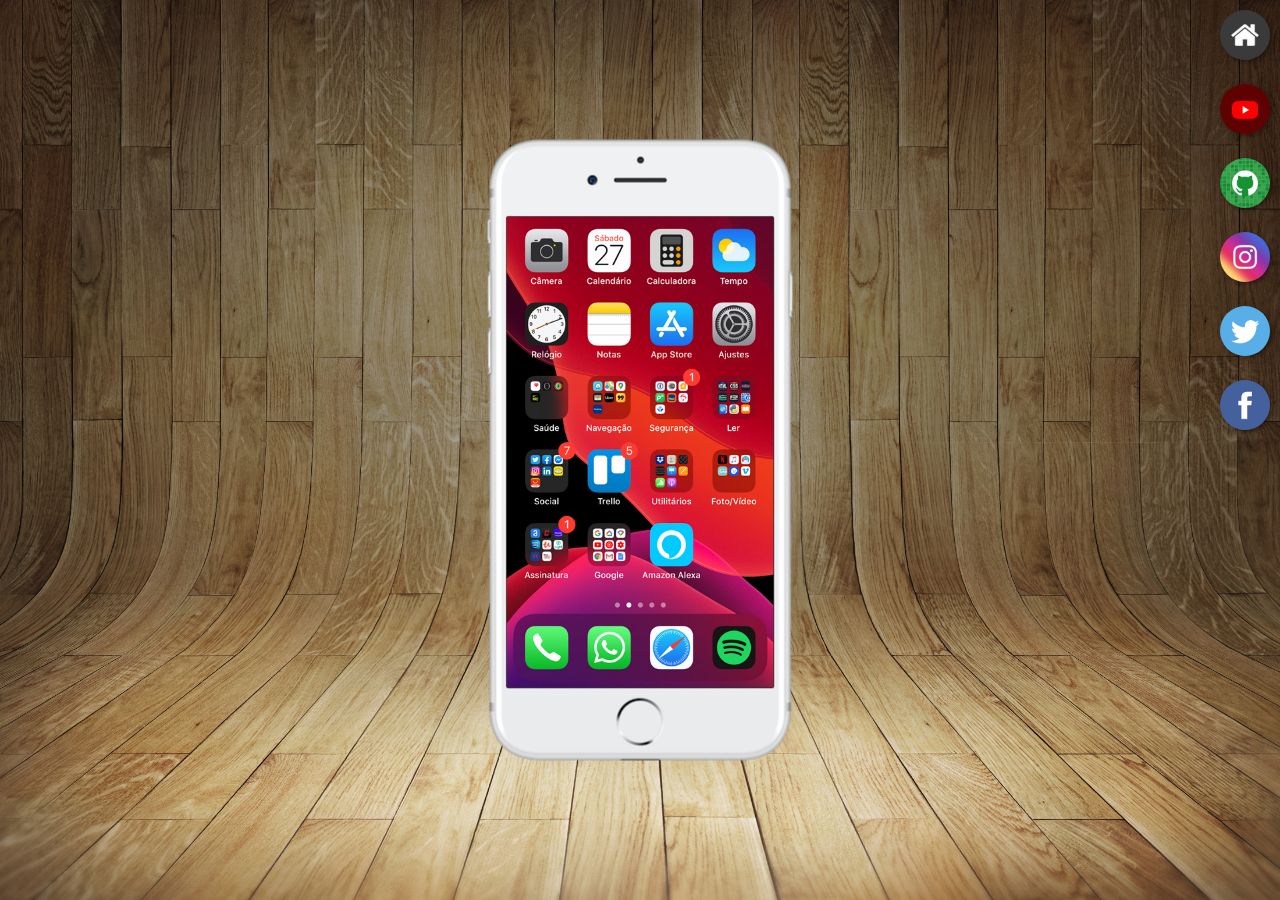
<file: index.html>
<!DOCTYPE html>
<html lang="pt-br">
<head>
    <meta charset="UTF-8">
    <meta name="viewport" content="width=device-width, initial-scale=1.0">
    <title>Projeto Redes Sociais</title>
    <link rel="shortcut icon" href="imagens/favicong.ico" type="image/x-icon">
    <link rel="stylesheet" href="estilos/style.css">
</head>
<body>
    <main>
        <section id="telefone">
            <iframe src="home.html" name="tela" id="tela" frameborder="0">
                Seu navegador não é compatível com isso.
            </iframe>
        </section>
        <section id="redes-sociais">
            <a href="home.html" target="tela"> <img src="imagens/logo-home.jpg" alt="Home"></a><br>
            <a href="youtube.html" target="tela"> <img src="imagens/logo-youtube.jpg" alt="Youtube"></a><br>
            <a href="github.html" target="tela"> <img src="imagens/logo-github.jpg" alt="Github"></a><br>
            <a href="instagram.html" target="tela"> <img src="imagens/logo-instagram.jpg" alt="Instagram"></a><br>
            <a href="twitter.html" target="tela"> <img src="imagens/logo-twitter.jpg" alt="X"></a><br>
            <a href="facebook.html" target="tela"> <img src="imagens/logo-facebook.jpg" alt="Facebook"></a>

        </section>
    </main>
</body>
</html>
</file>
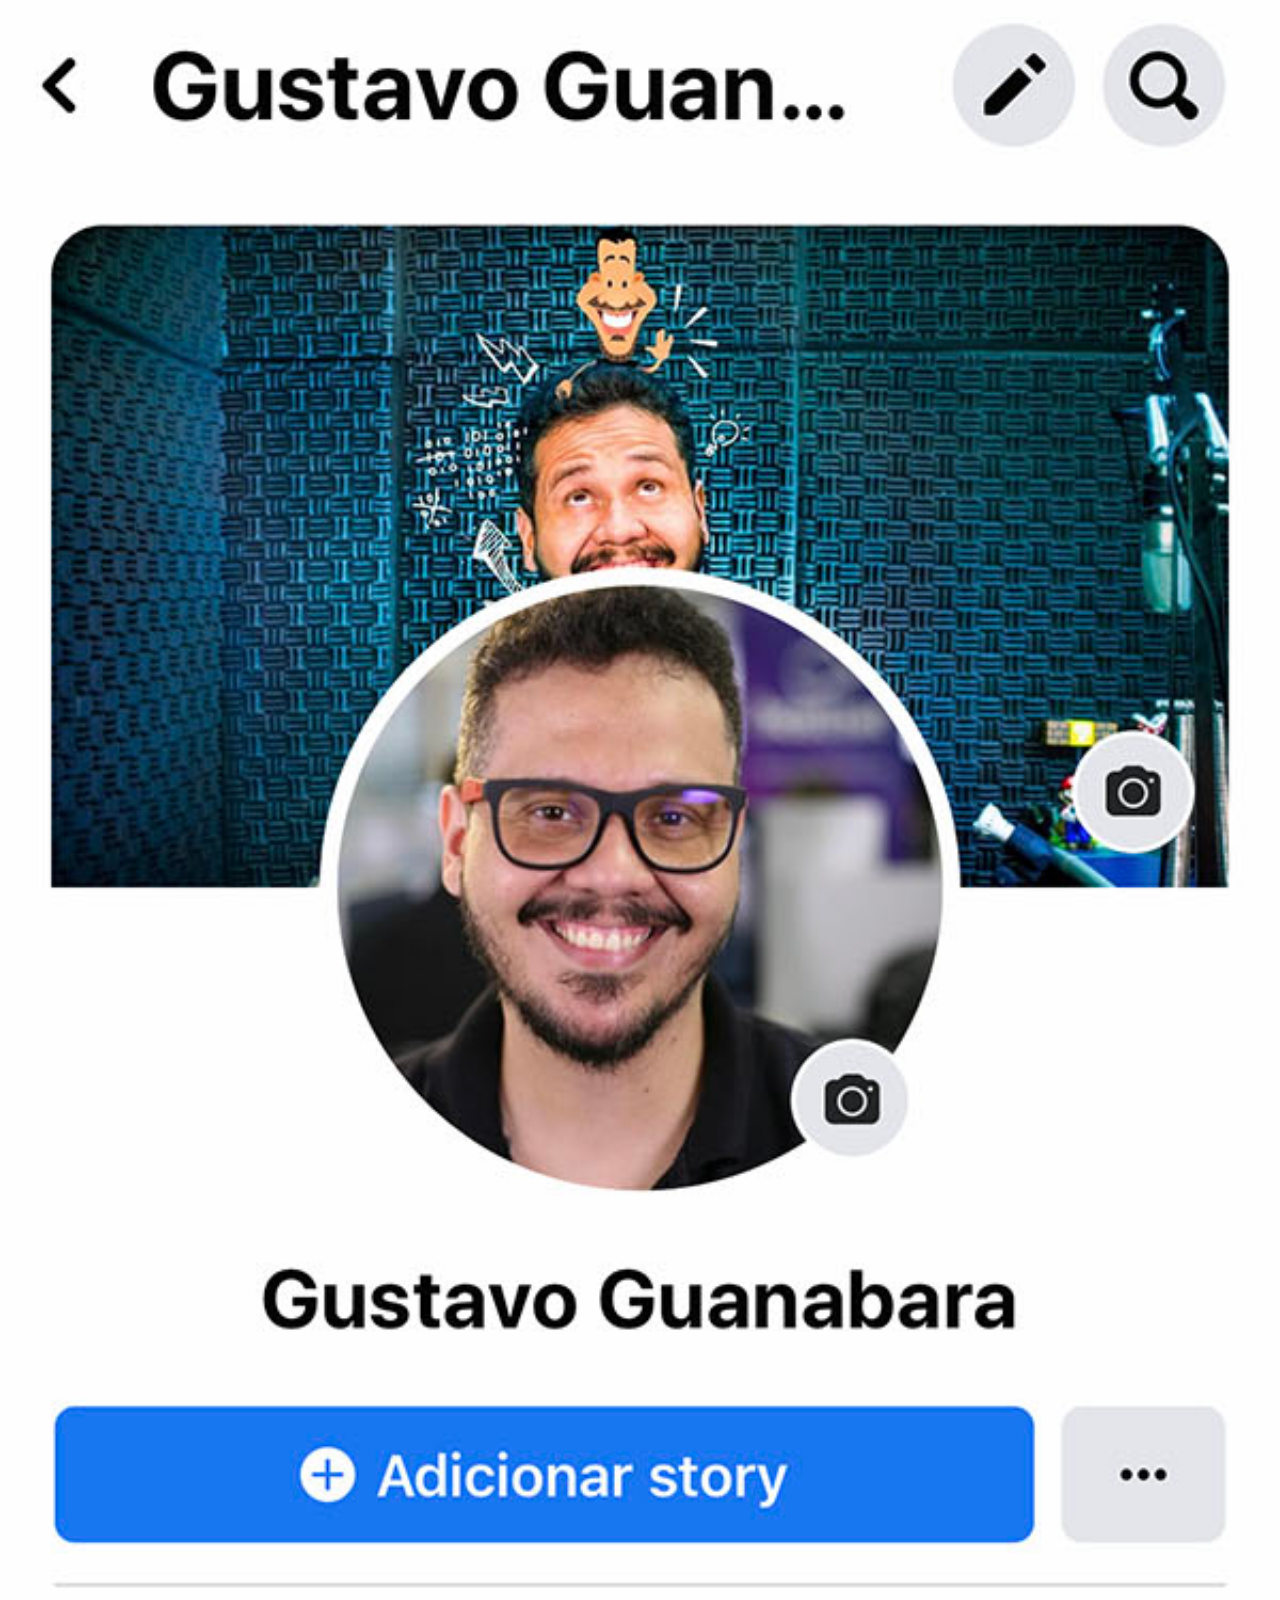
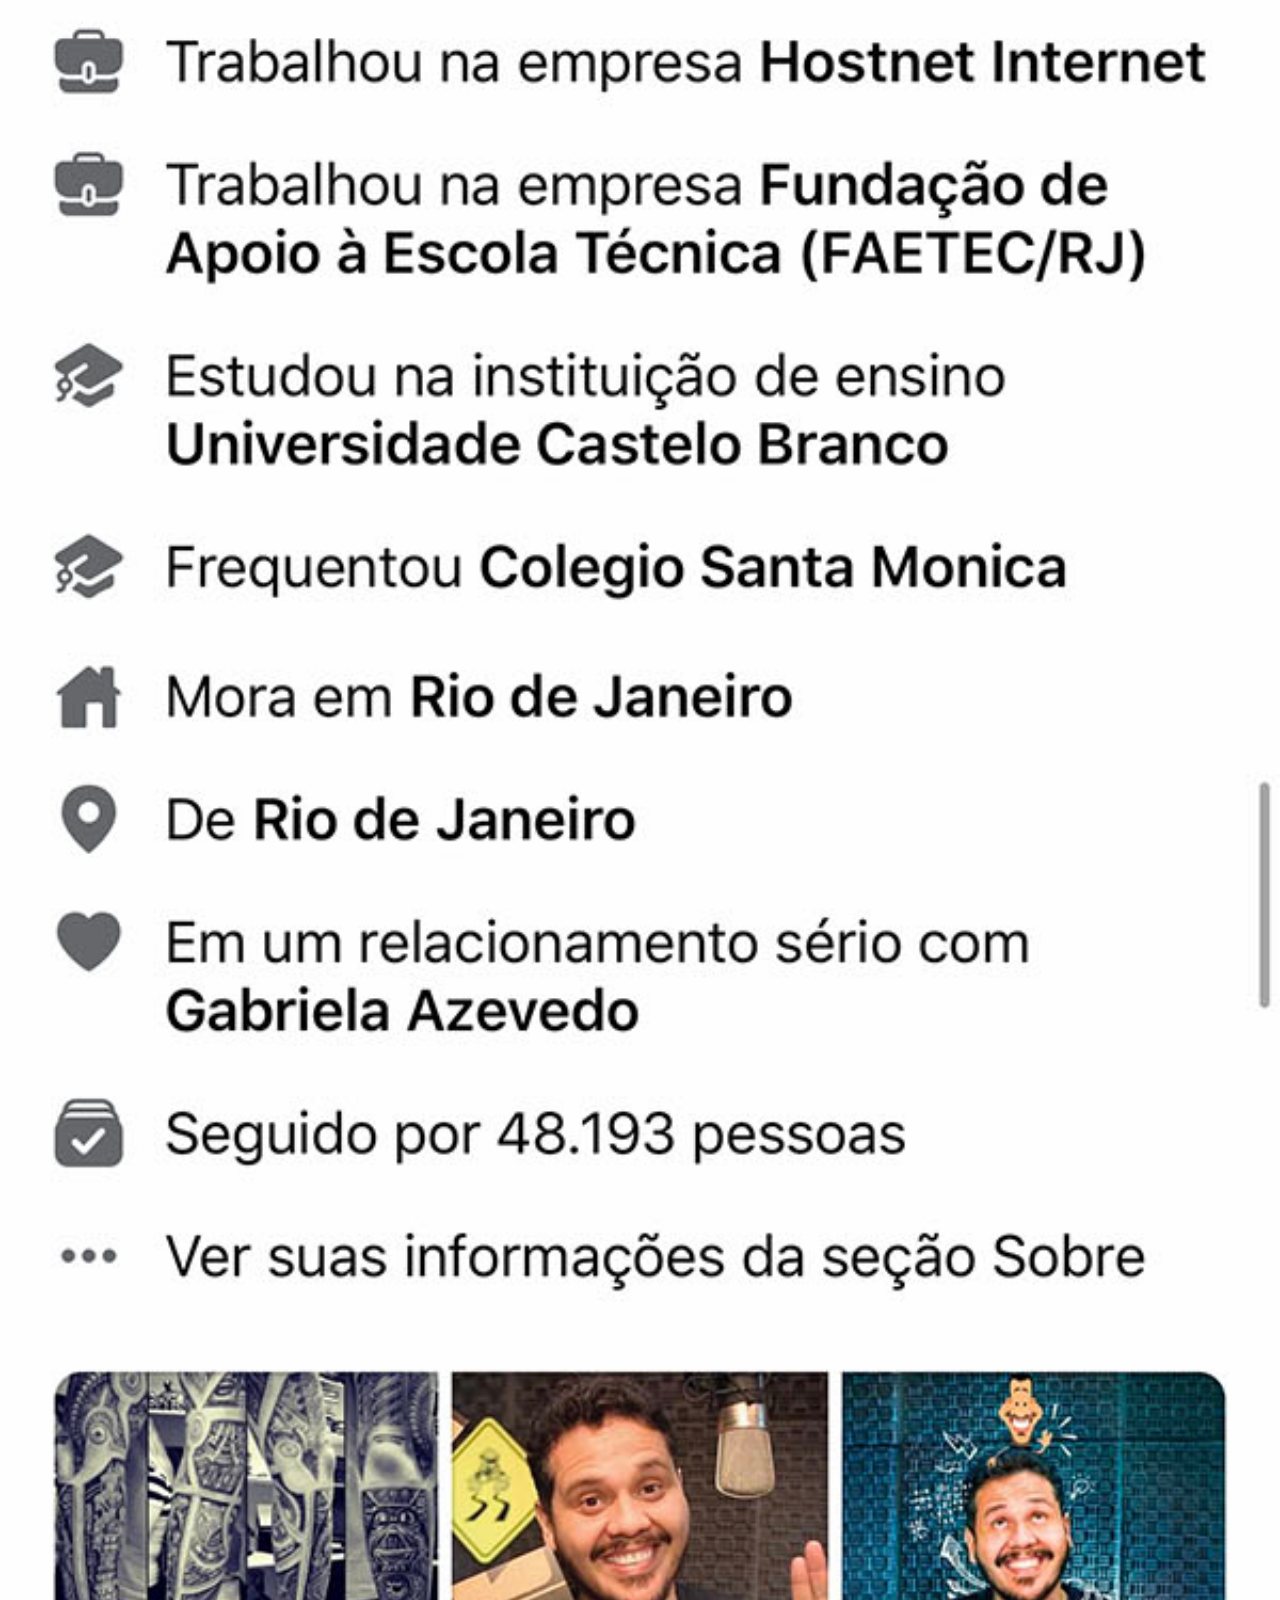
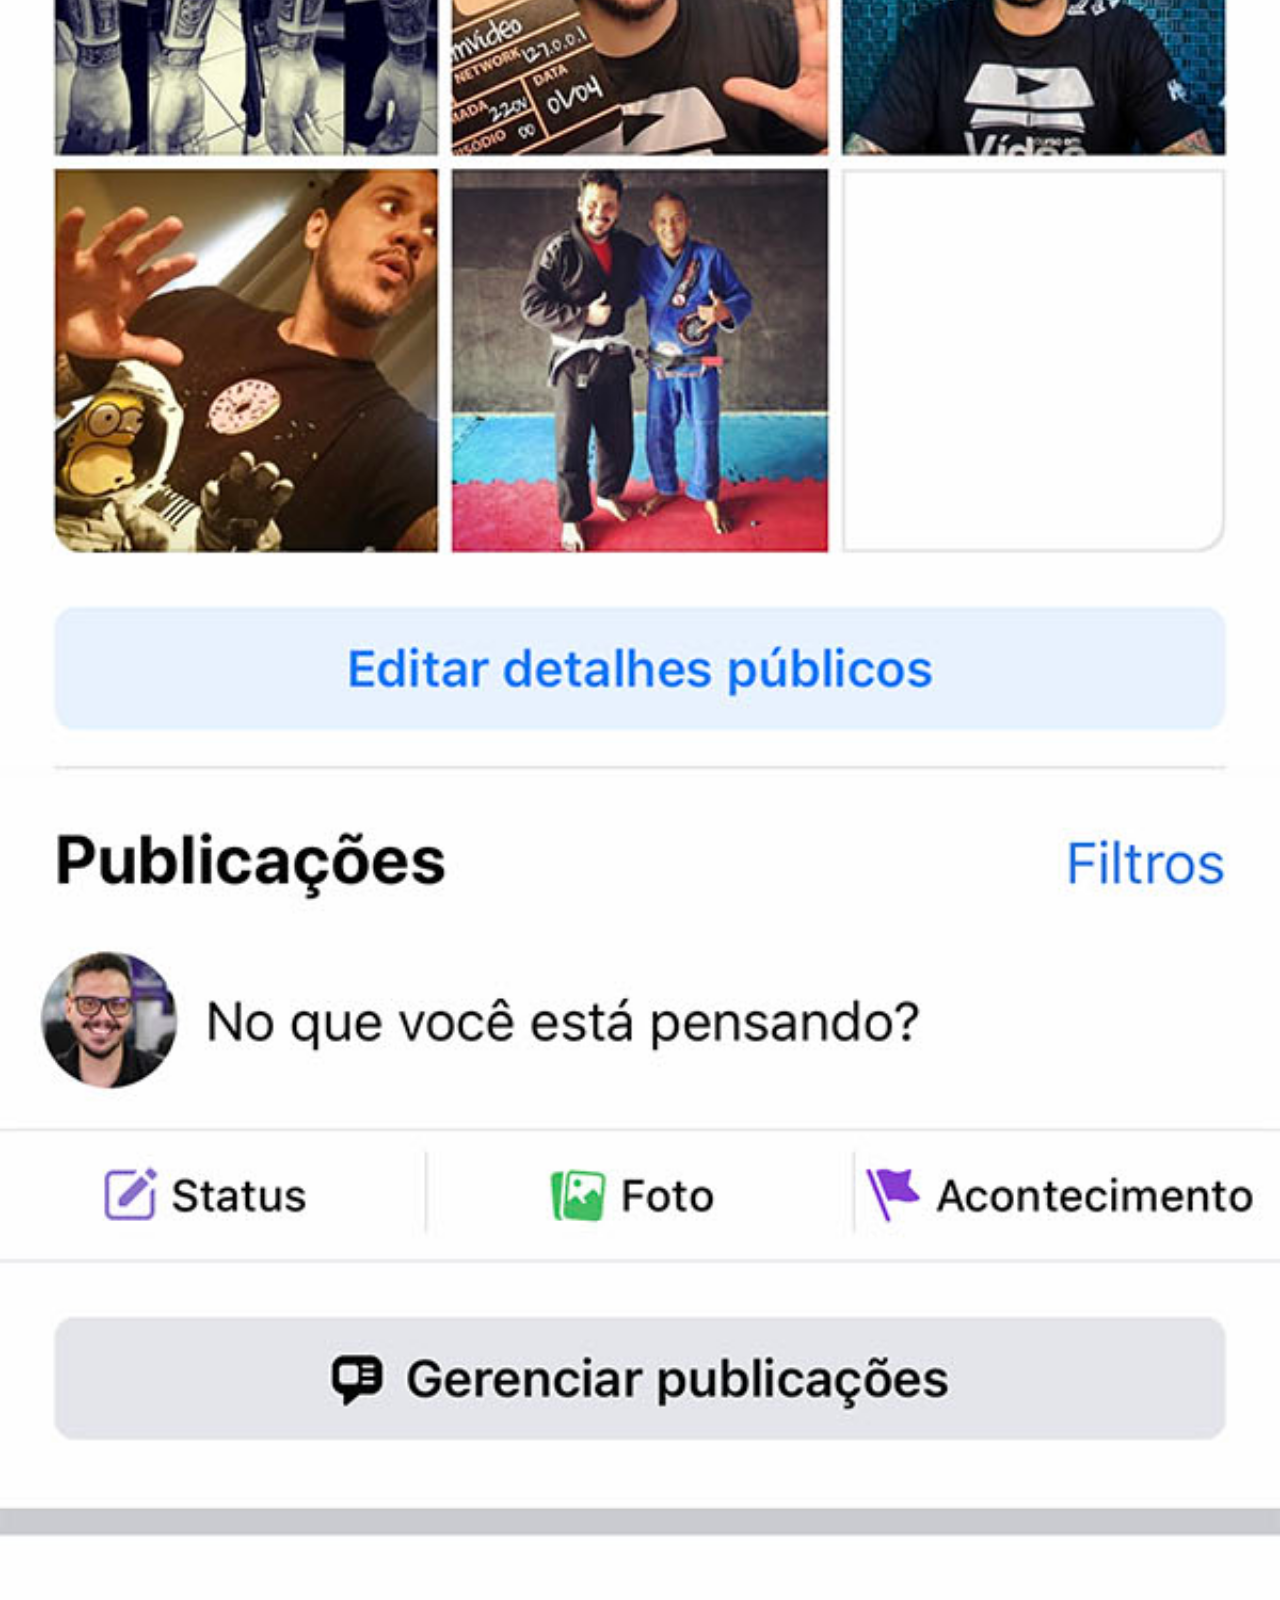
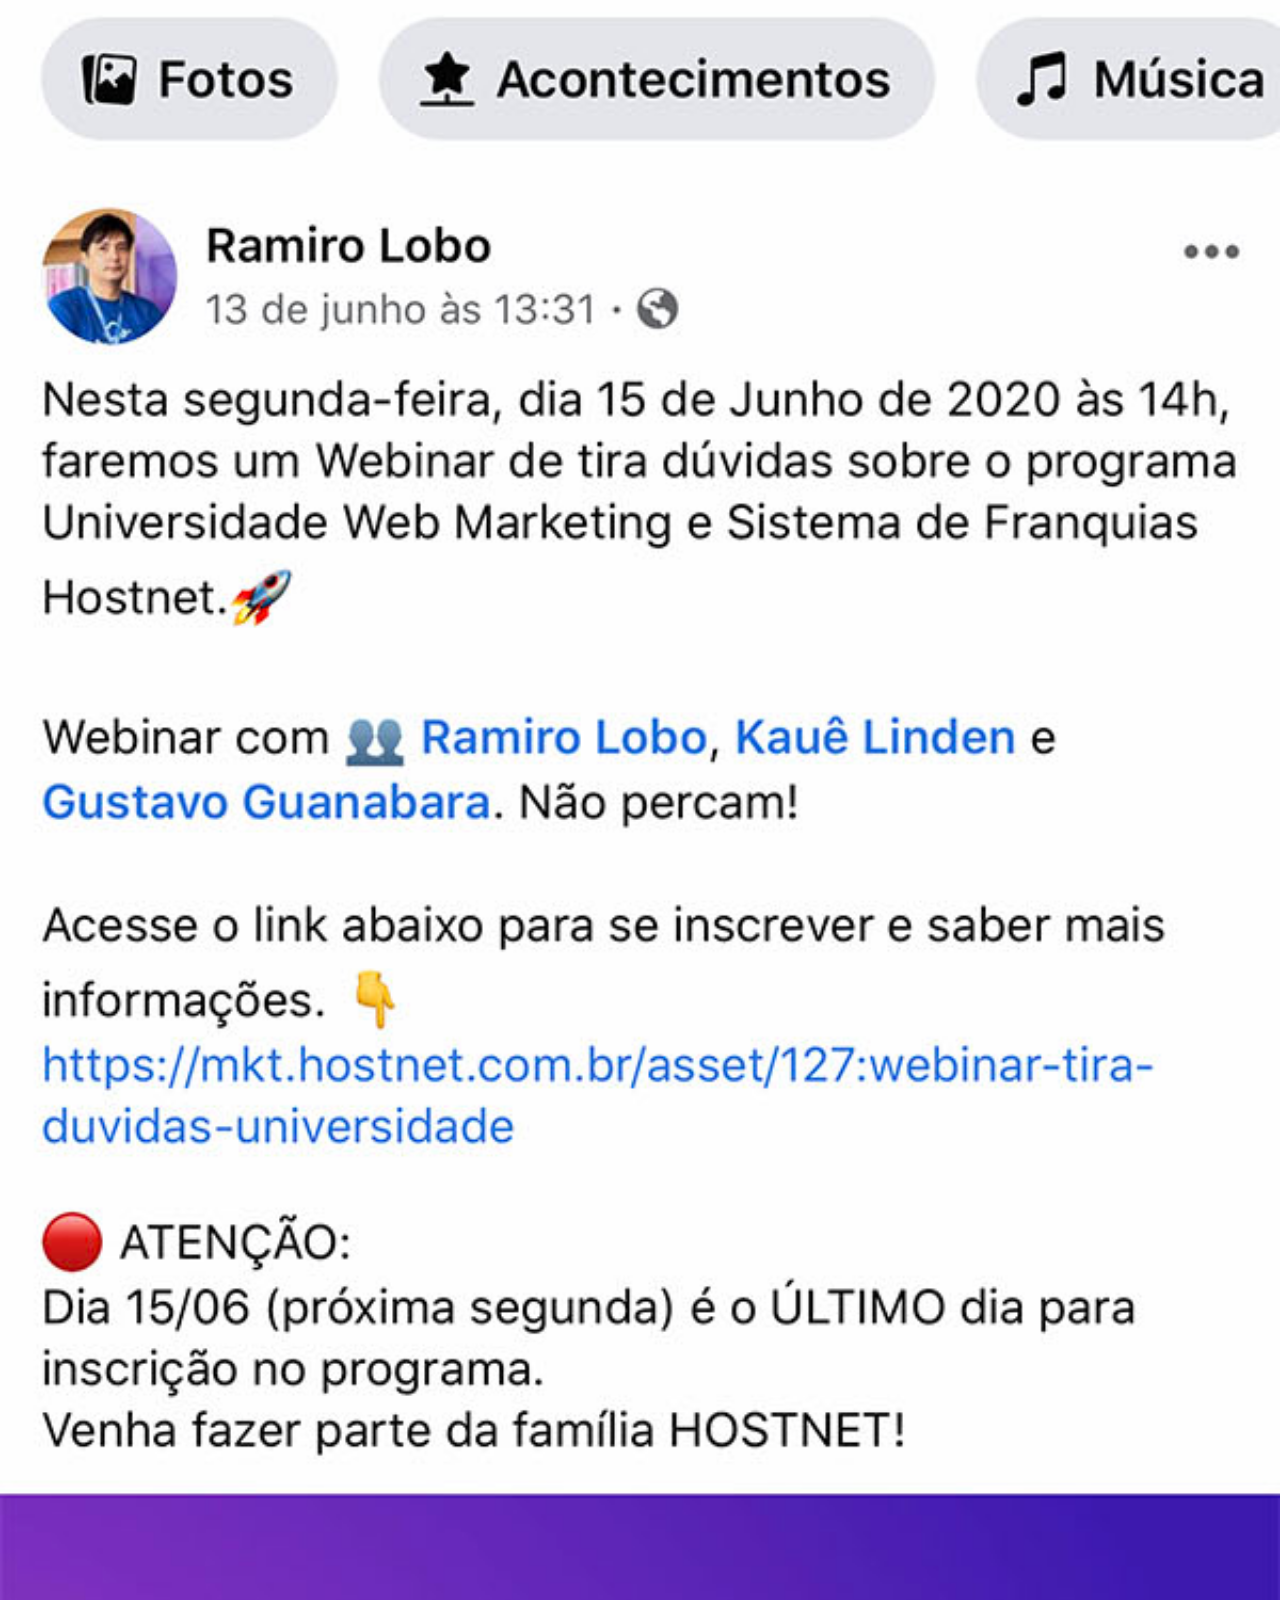
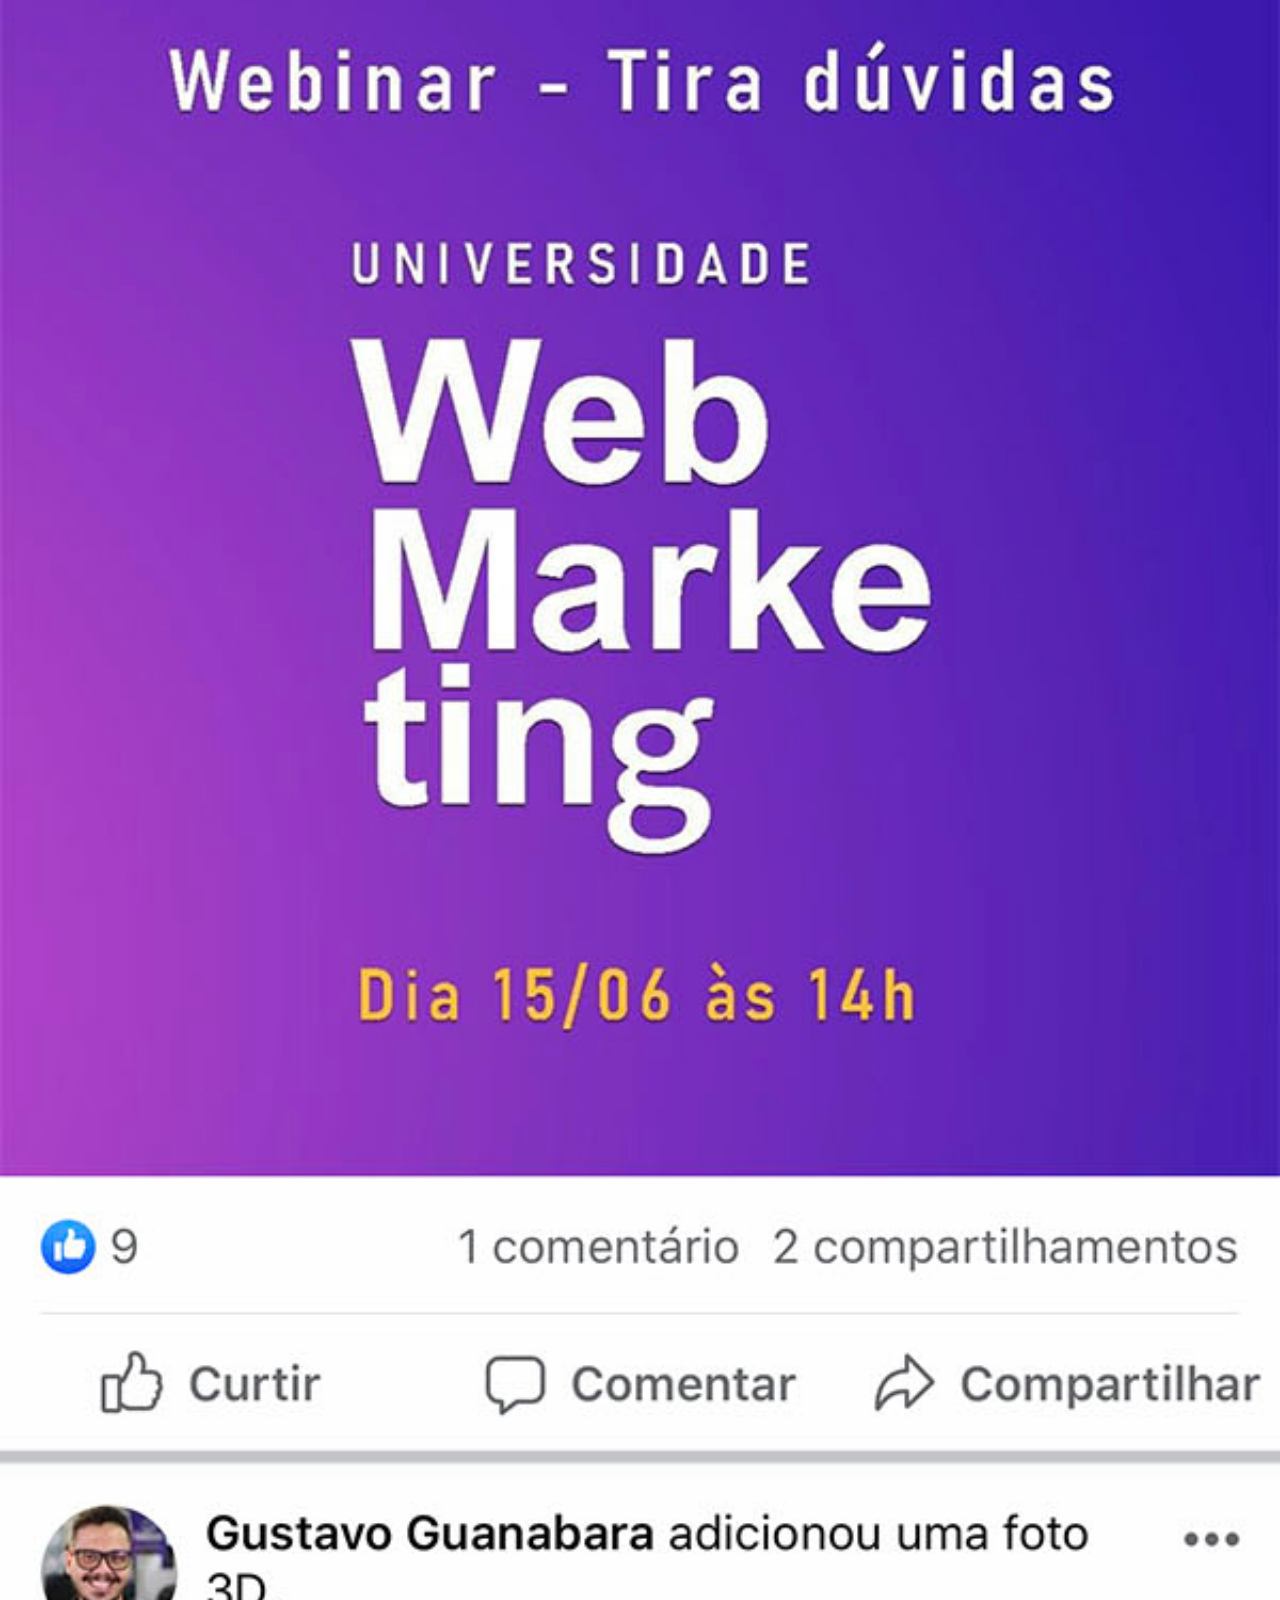
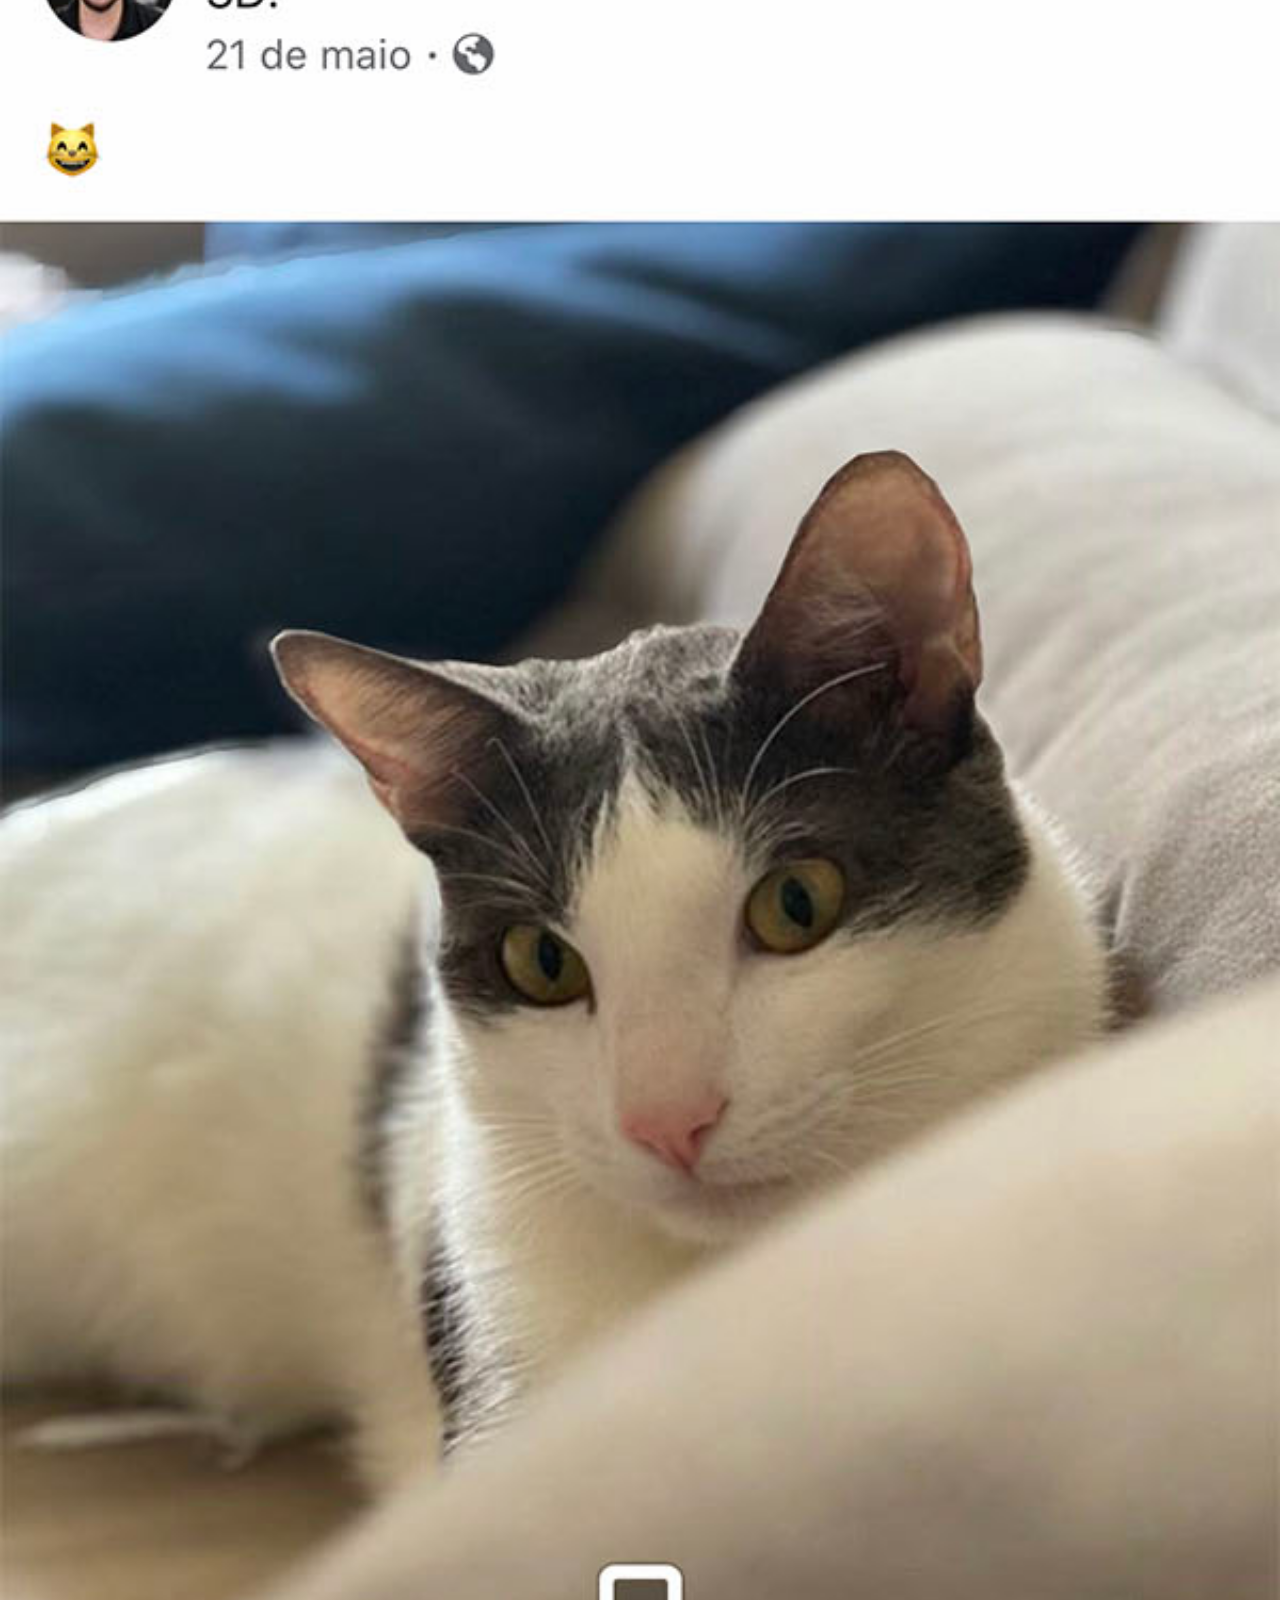
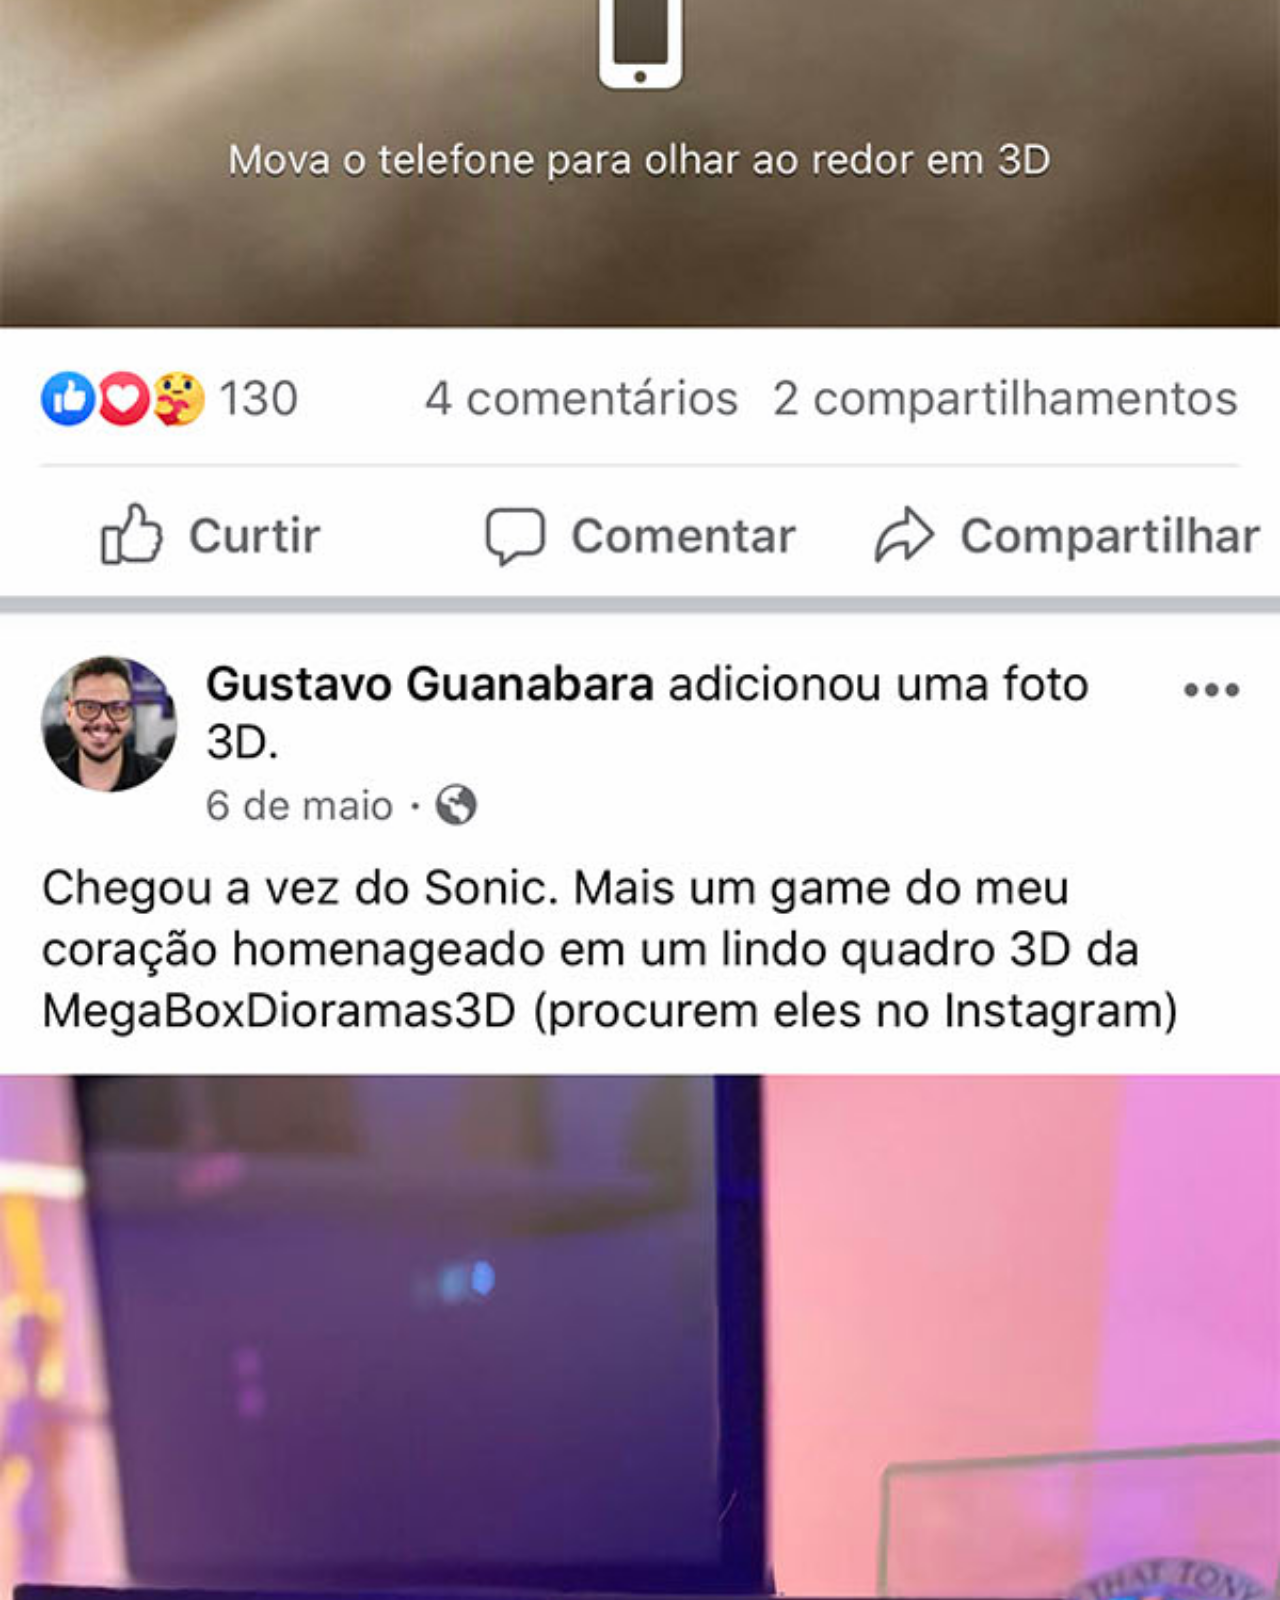
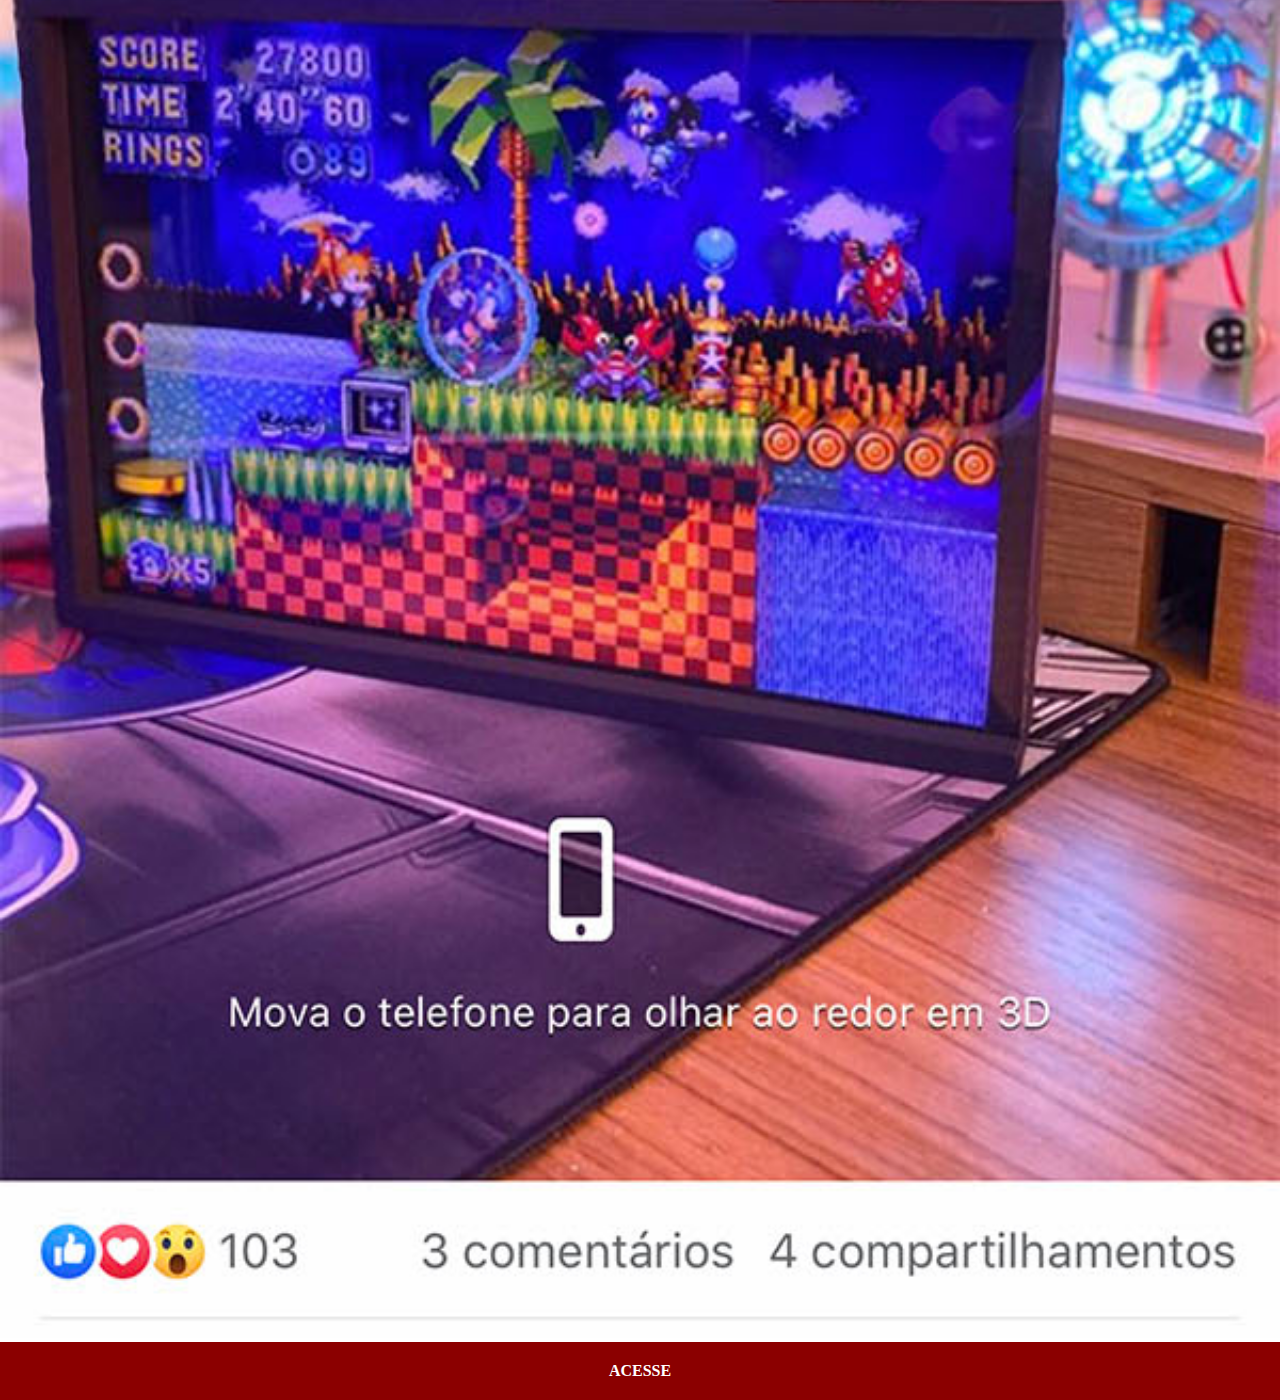
<file: facebook.html>
<!DOCTYPE html>
<html lang="pt-br">
<head>
    <meta charset="UTF-8">
    <meta name="viewport" content="width=device-width, initial-scale=1.0">
    <title>Youtube</title>
<link rel="stylesheet" href="estilos/social.css">
</head>
<body>
    <img src="imagens/tela-facebook.jpg" alt="facebook">
    <a href="https://www.facebook.com/gustavoguanabara?locale=pt_BR" target="_blank">ACESSE</a>
</body>
</html>
</file>
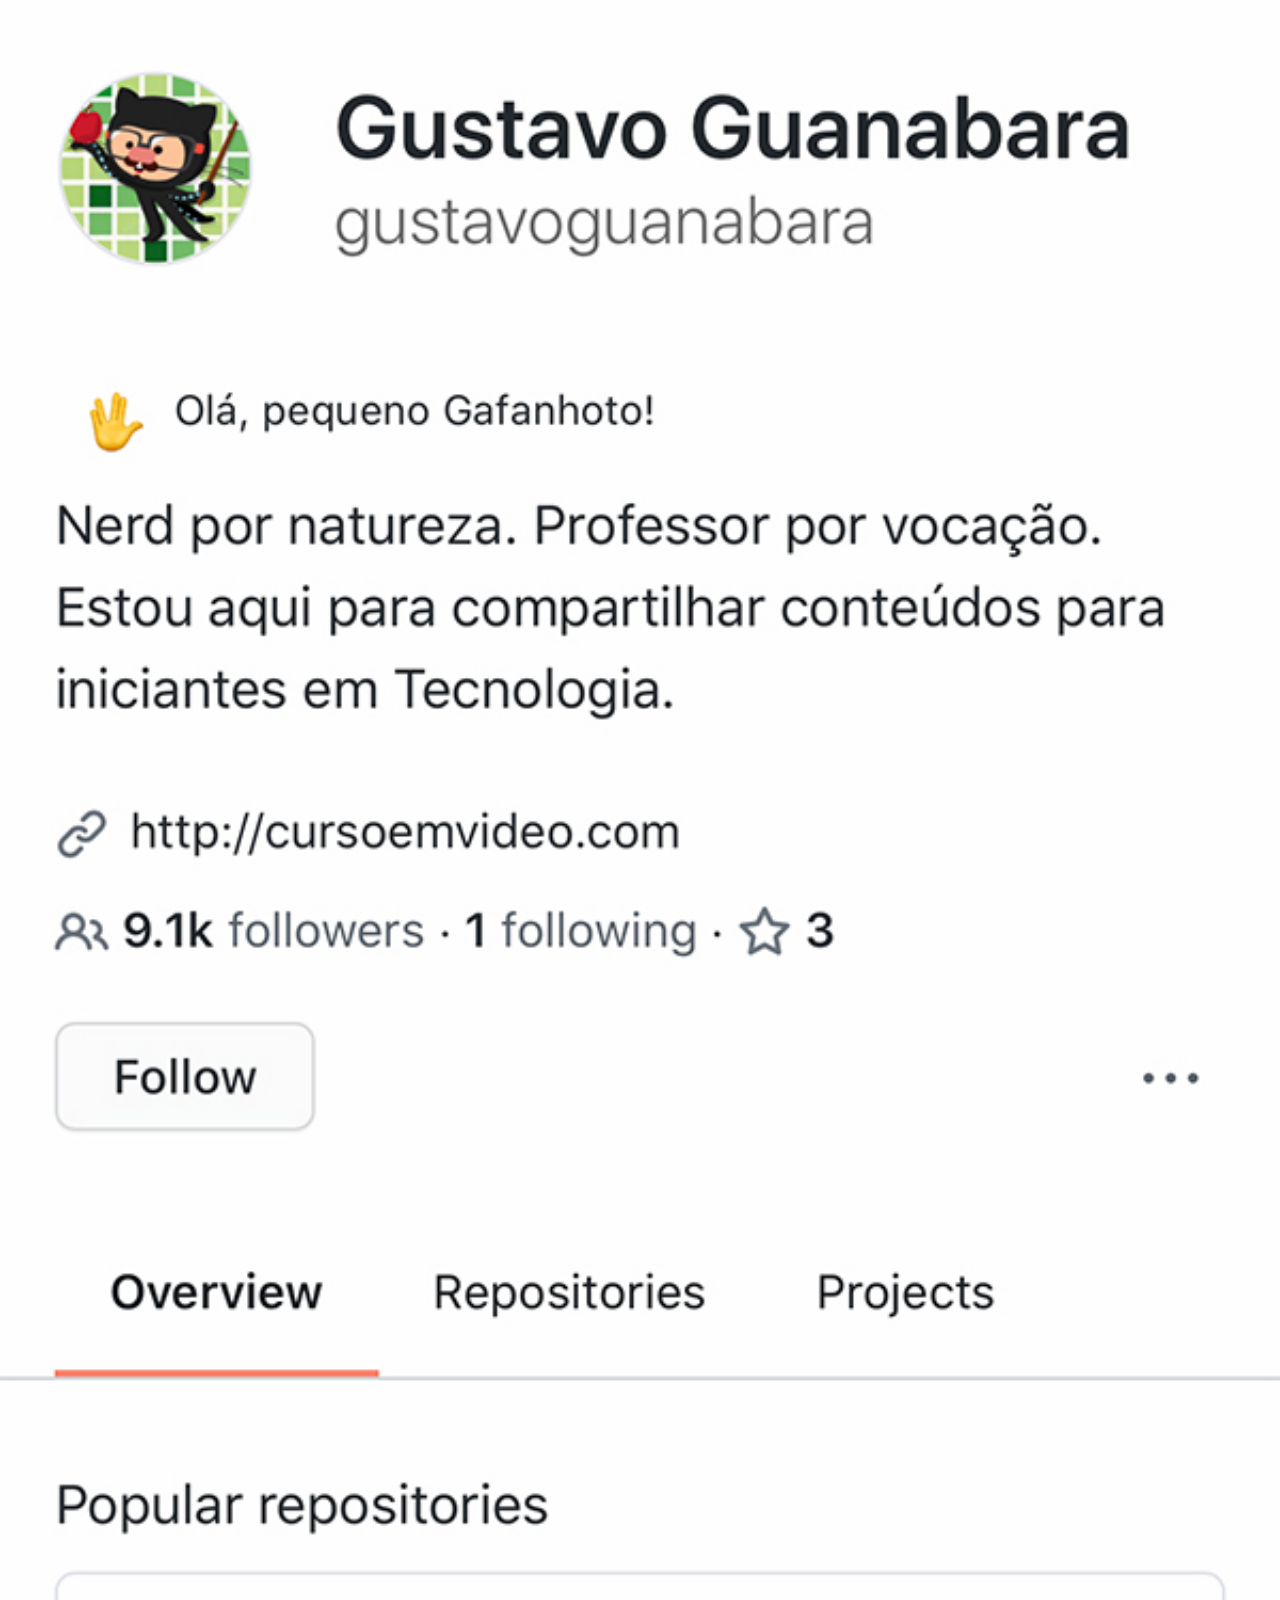
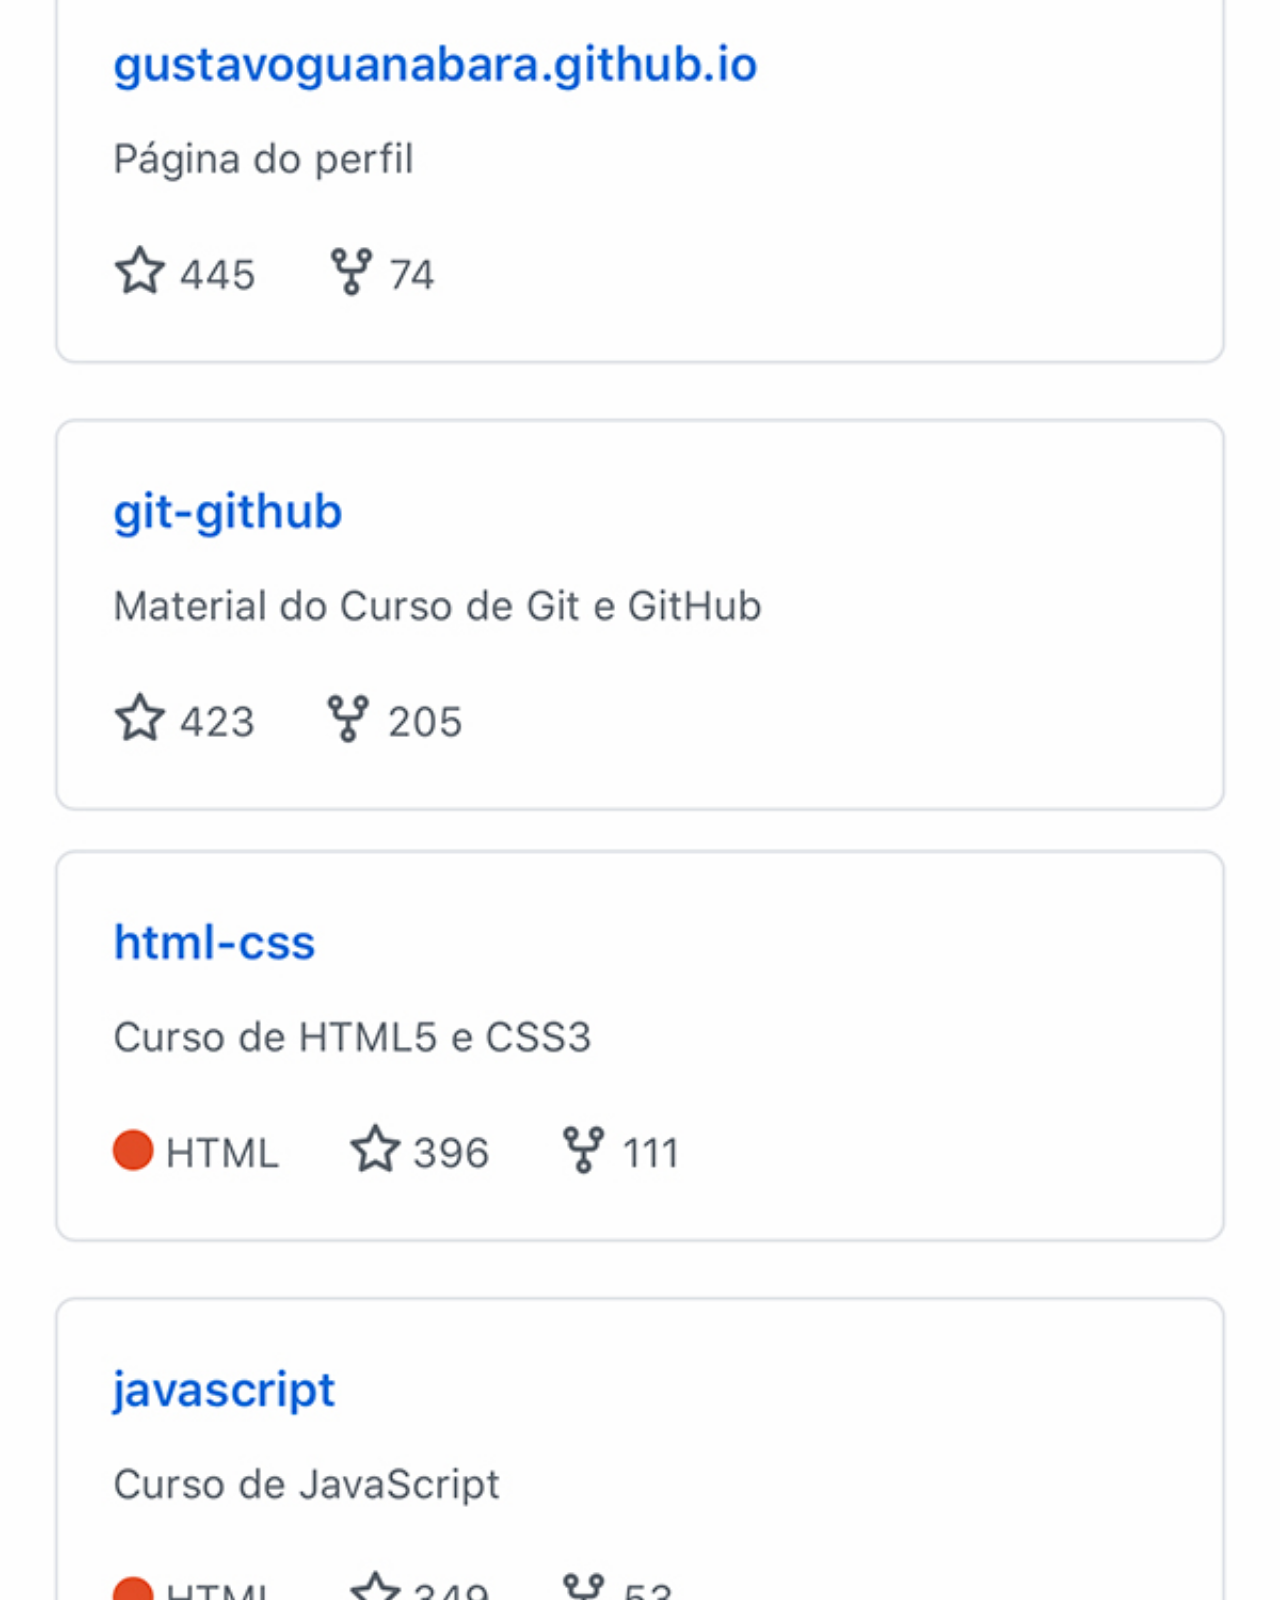
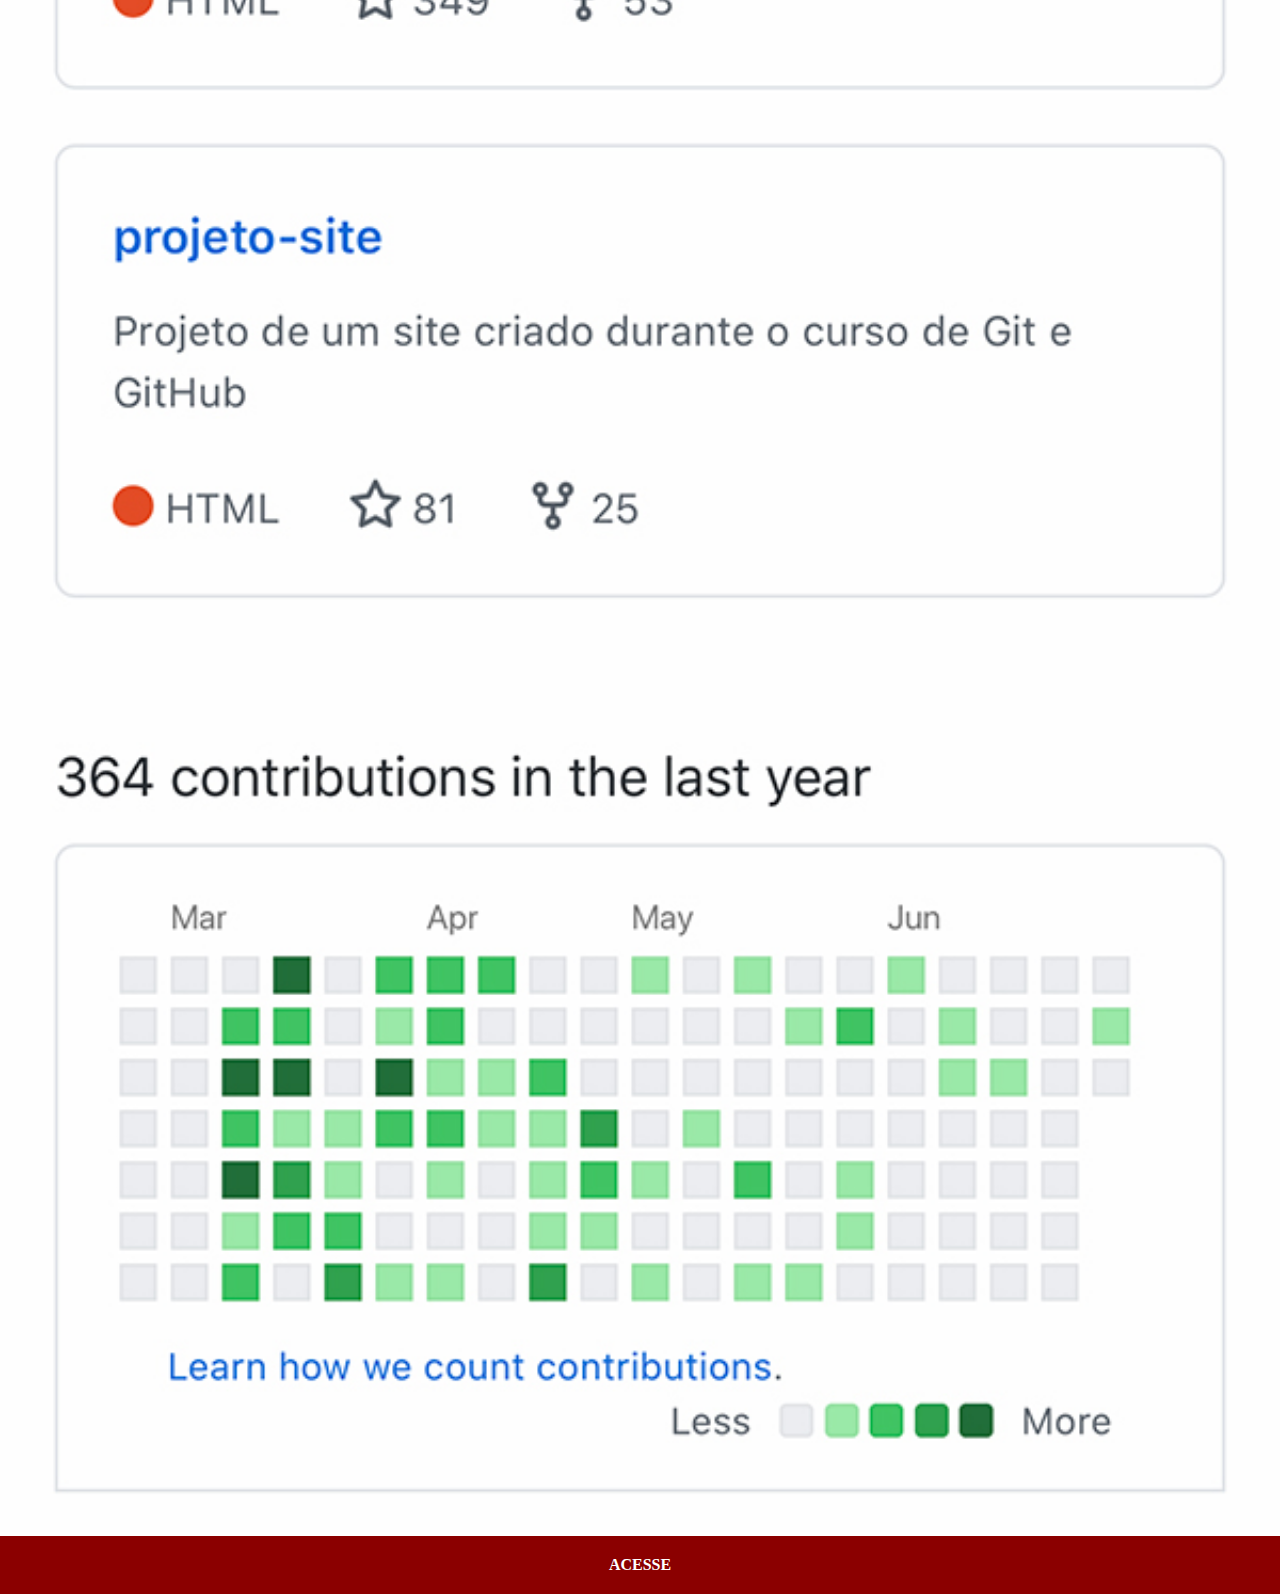
<file: github.html>
<!DOCTYPE html>
<html lang="pt-br">
<head>
    <meta charset="UTF-8">
    <meta name="viewport" content="width=device-width, initial-scale=1.0">
    <title>Github</title>
    <link rel="stylesheet" href="estilos/social.css">
</head>
<body>
    <img src="imagens/tela-github.jpg" alt="Github">
    <a href="https://github.com/gustavoguanabara" target="_blank"> ACESSE</a>
</body>
</html>
</file>
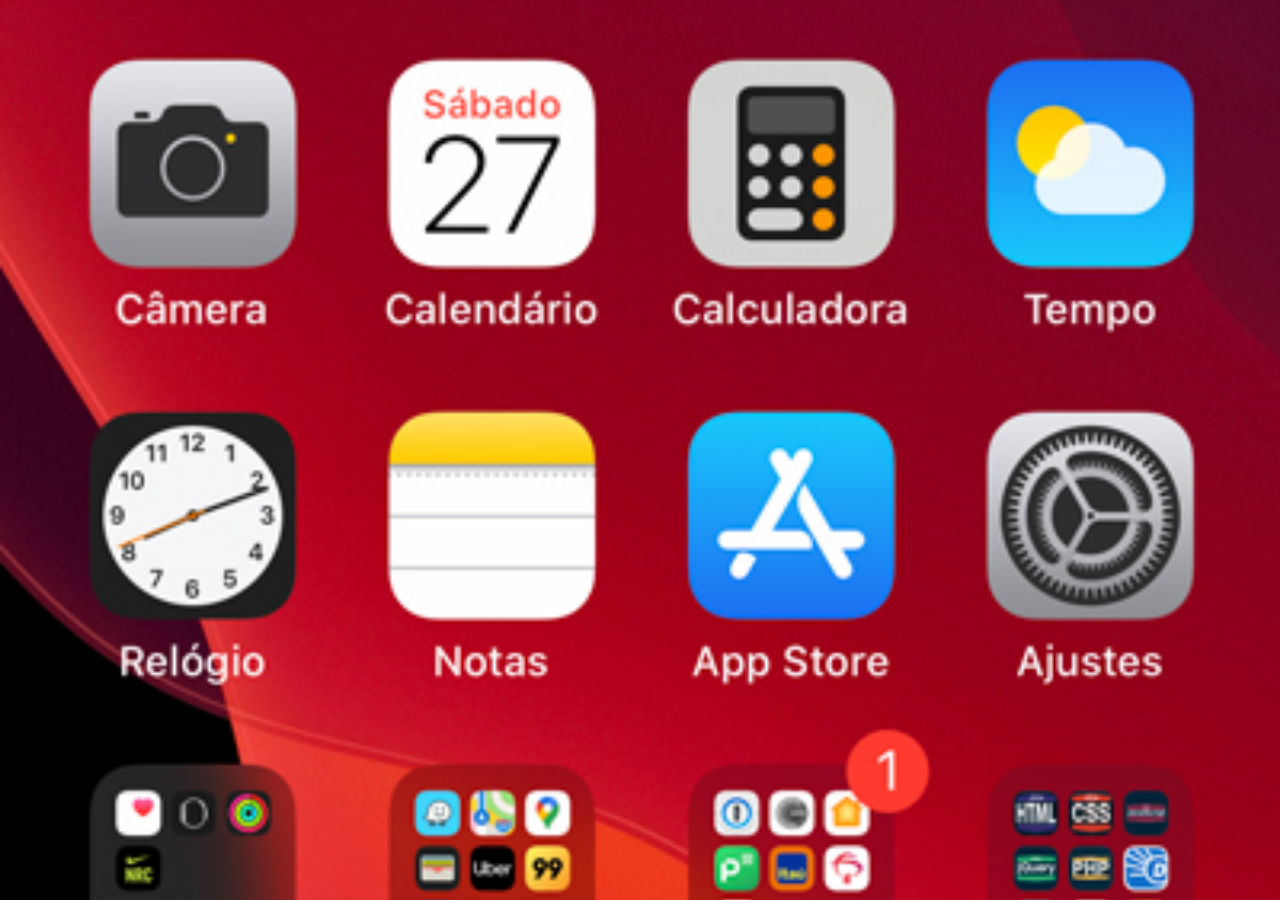
<file: home.html>
<!DOCTYPE html>
<html lang="pt-br">
<head>
    <meta charset="UTF-8">
    <meta name="viewport" content="width=device-width, initial-scale=1.0">
    <title>Home</title>
    <style>
        * {
            margin: 0px;
            padding: 0px;
        }
        
        body {
            width: 100vw;
            height: 100vh;
            background:black url('imagens/tela-home.jpg') no-repeat top center;
            background-size: cover;
        }
    </style>
</head>
<body>
    
</body>
</html>
</file>
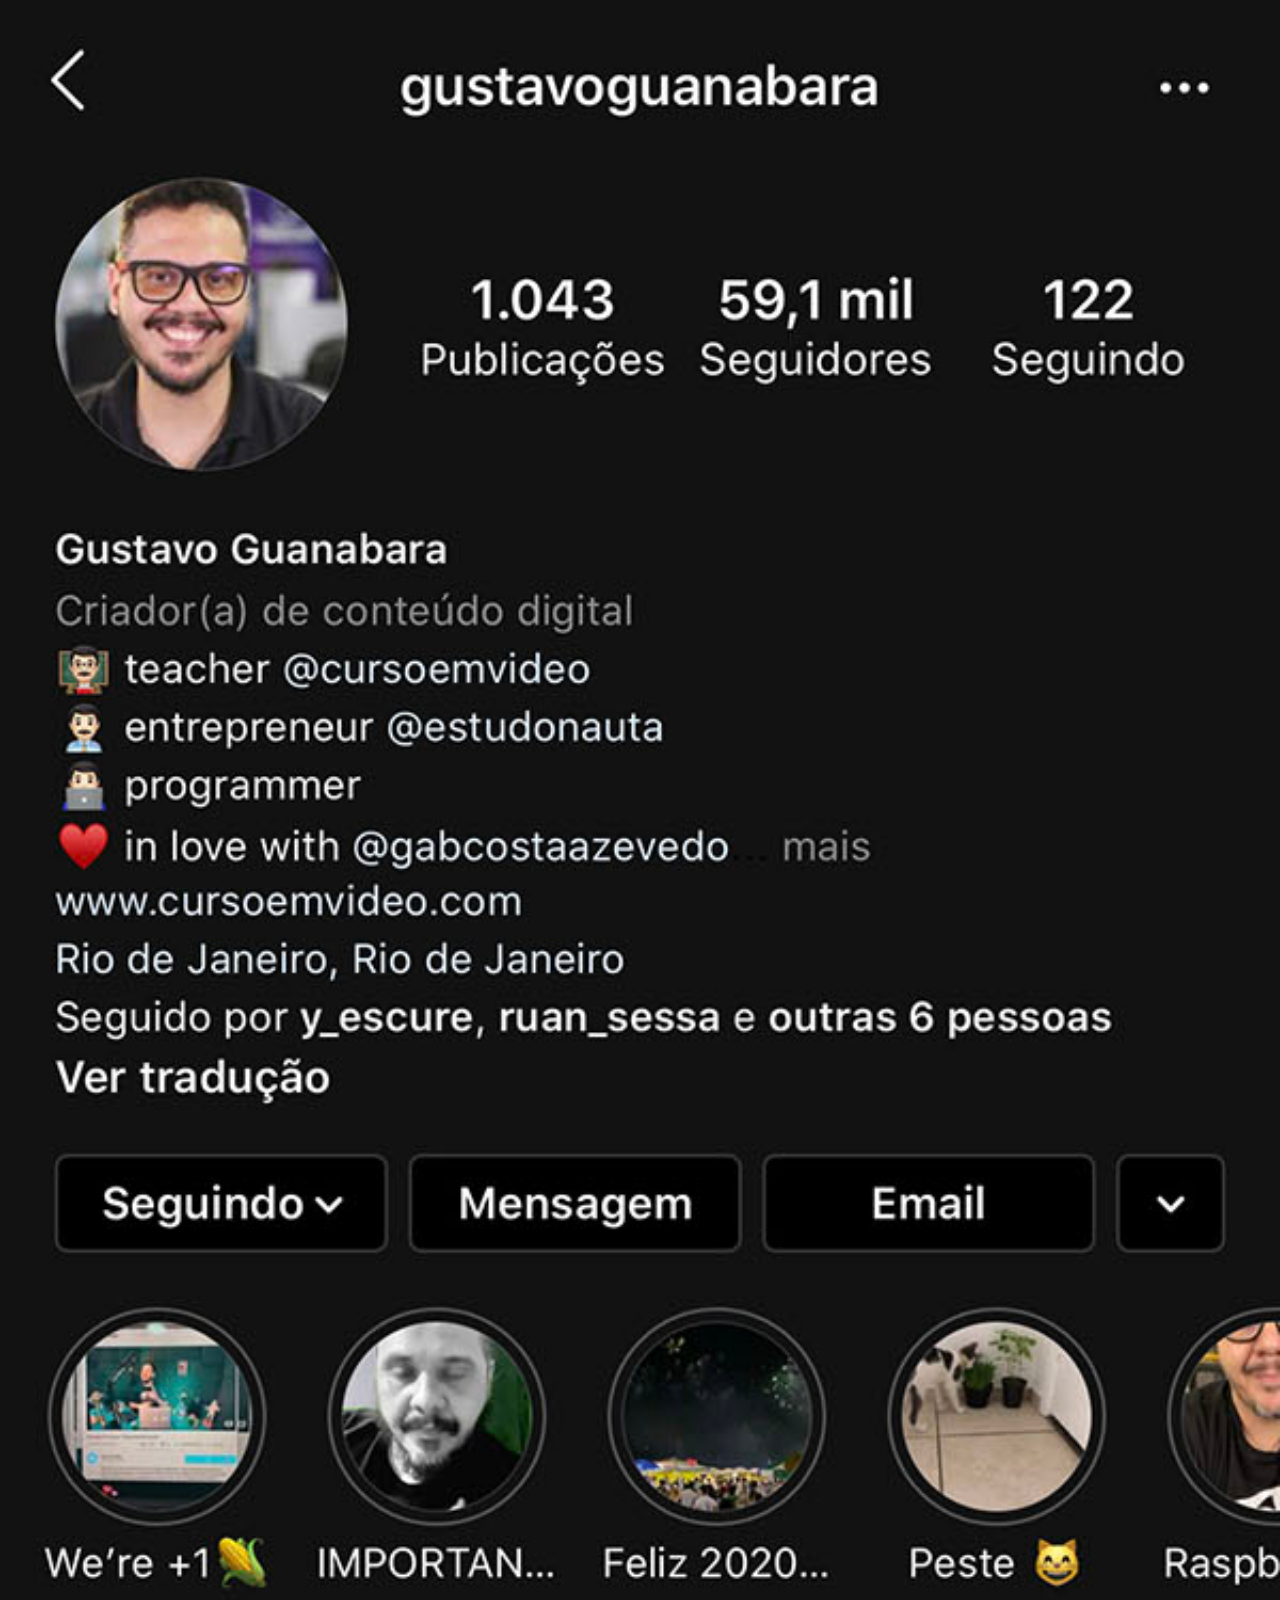
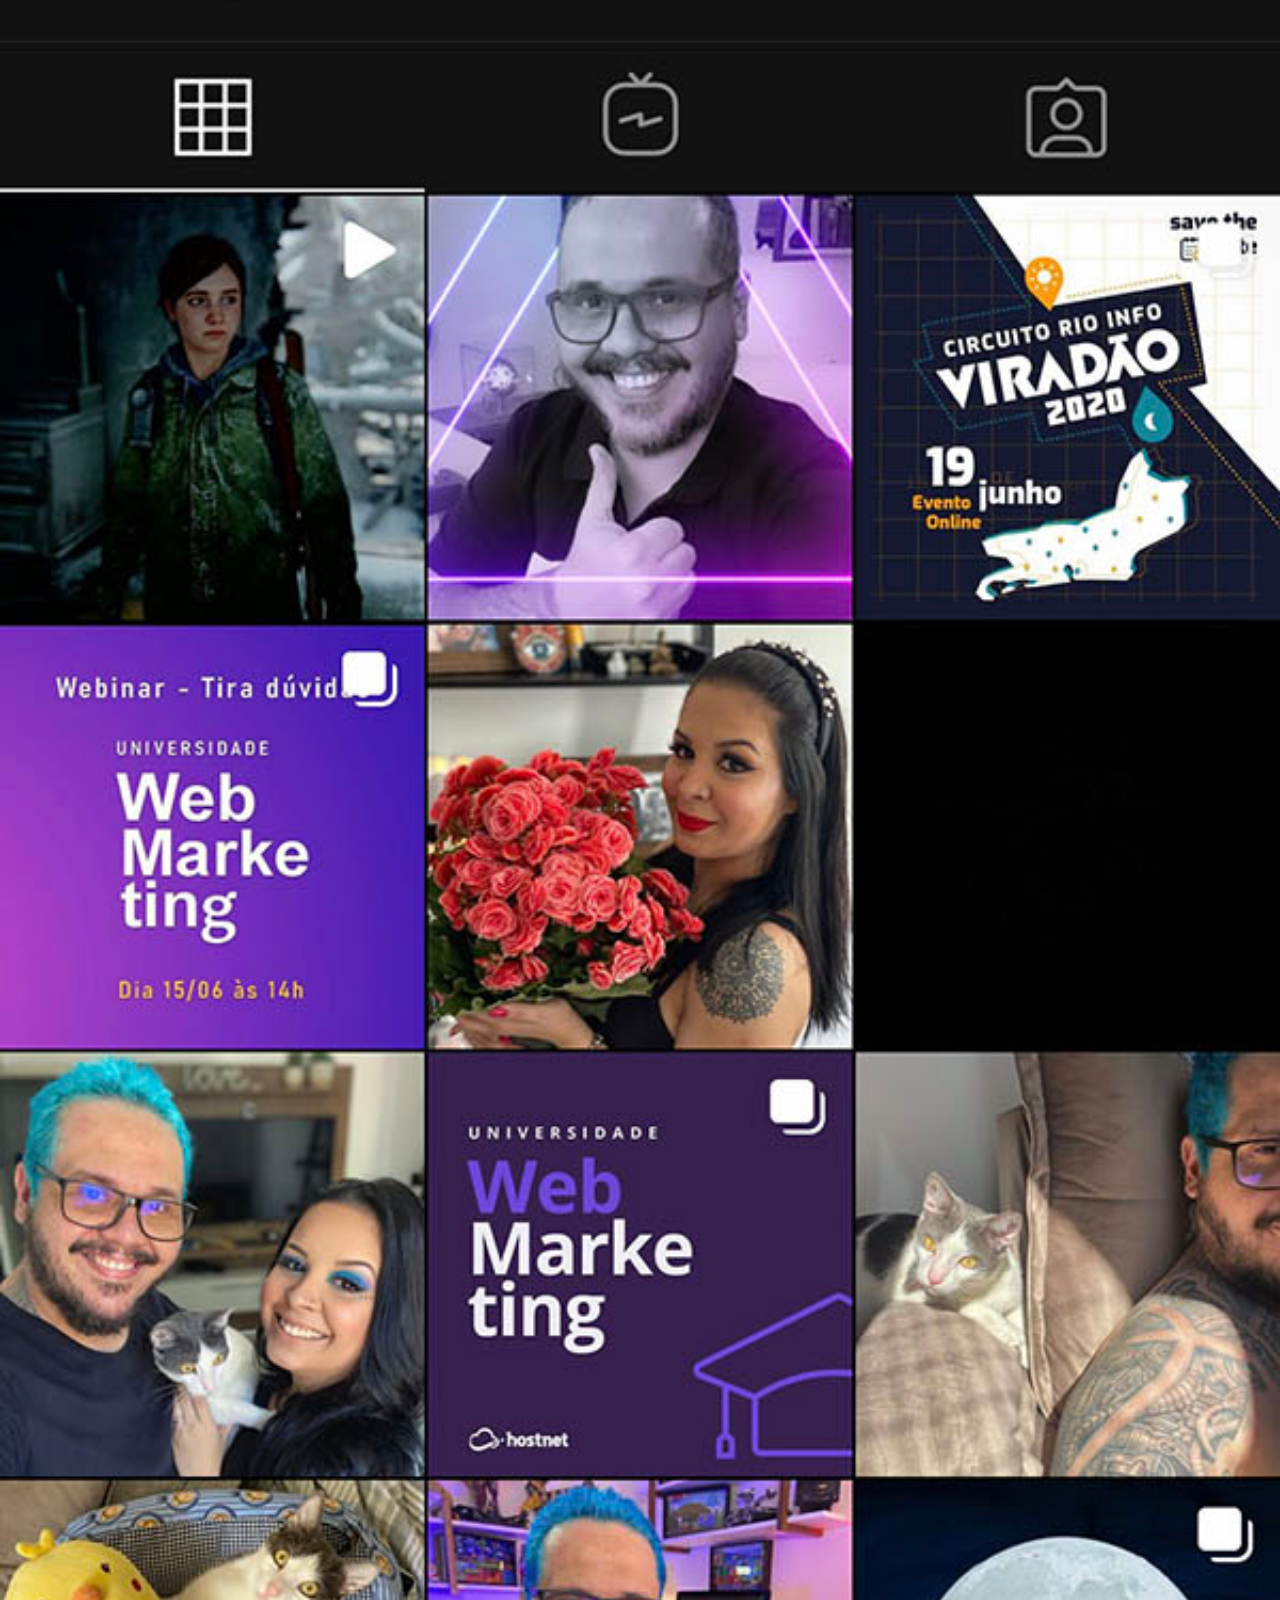
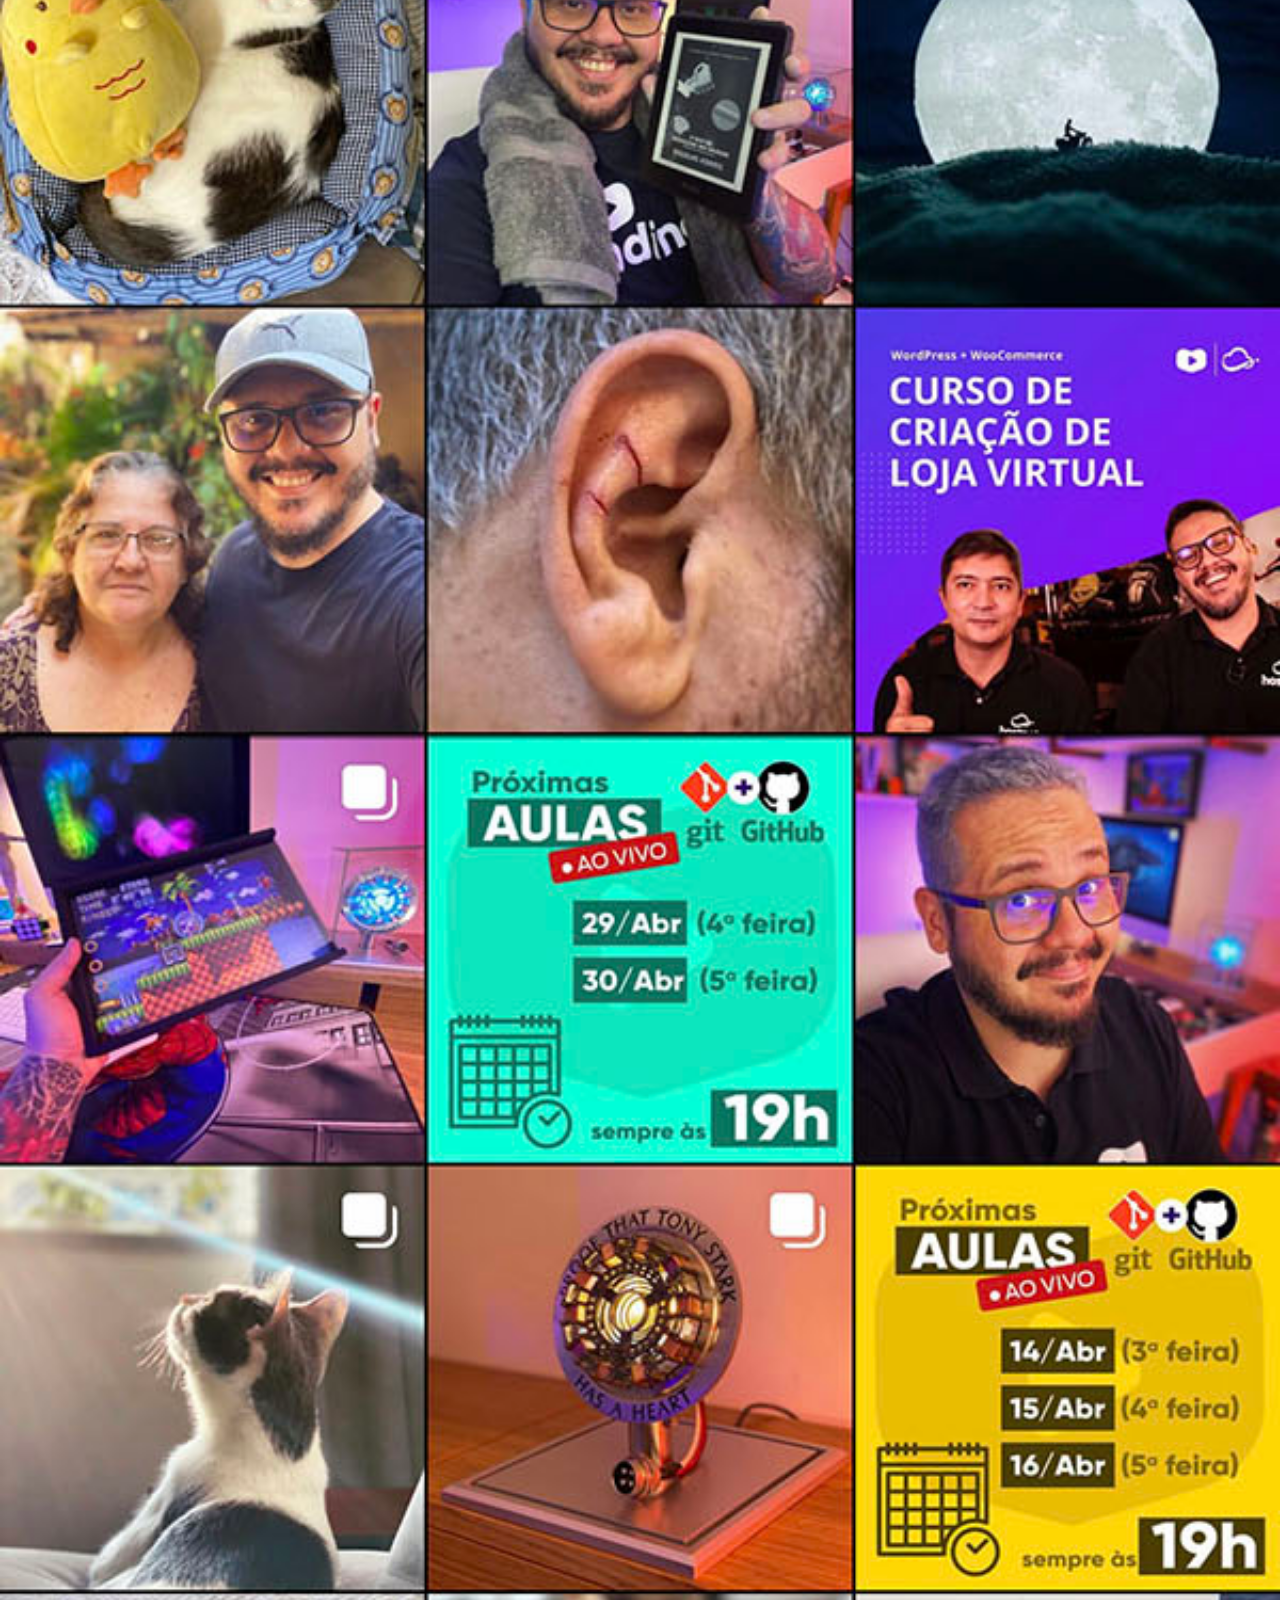
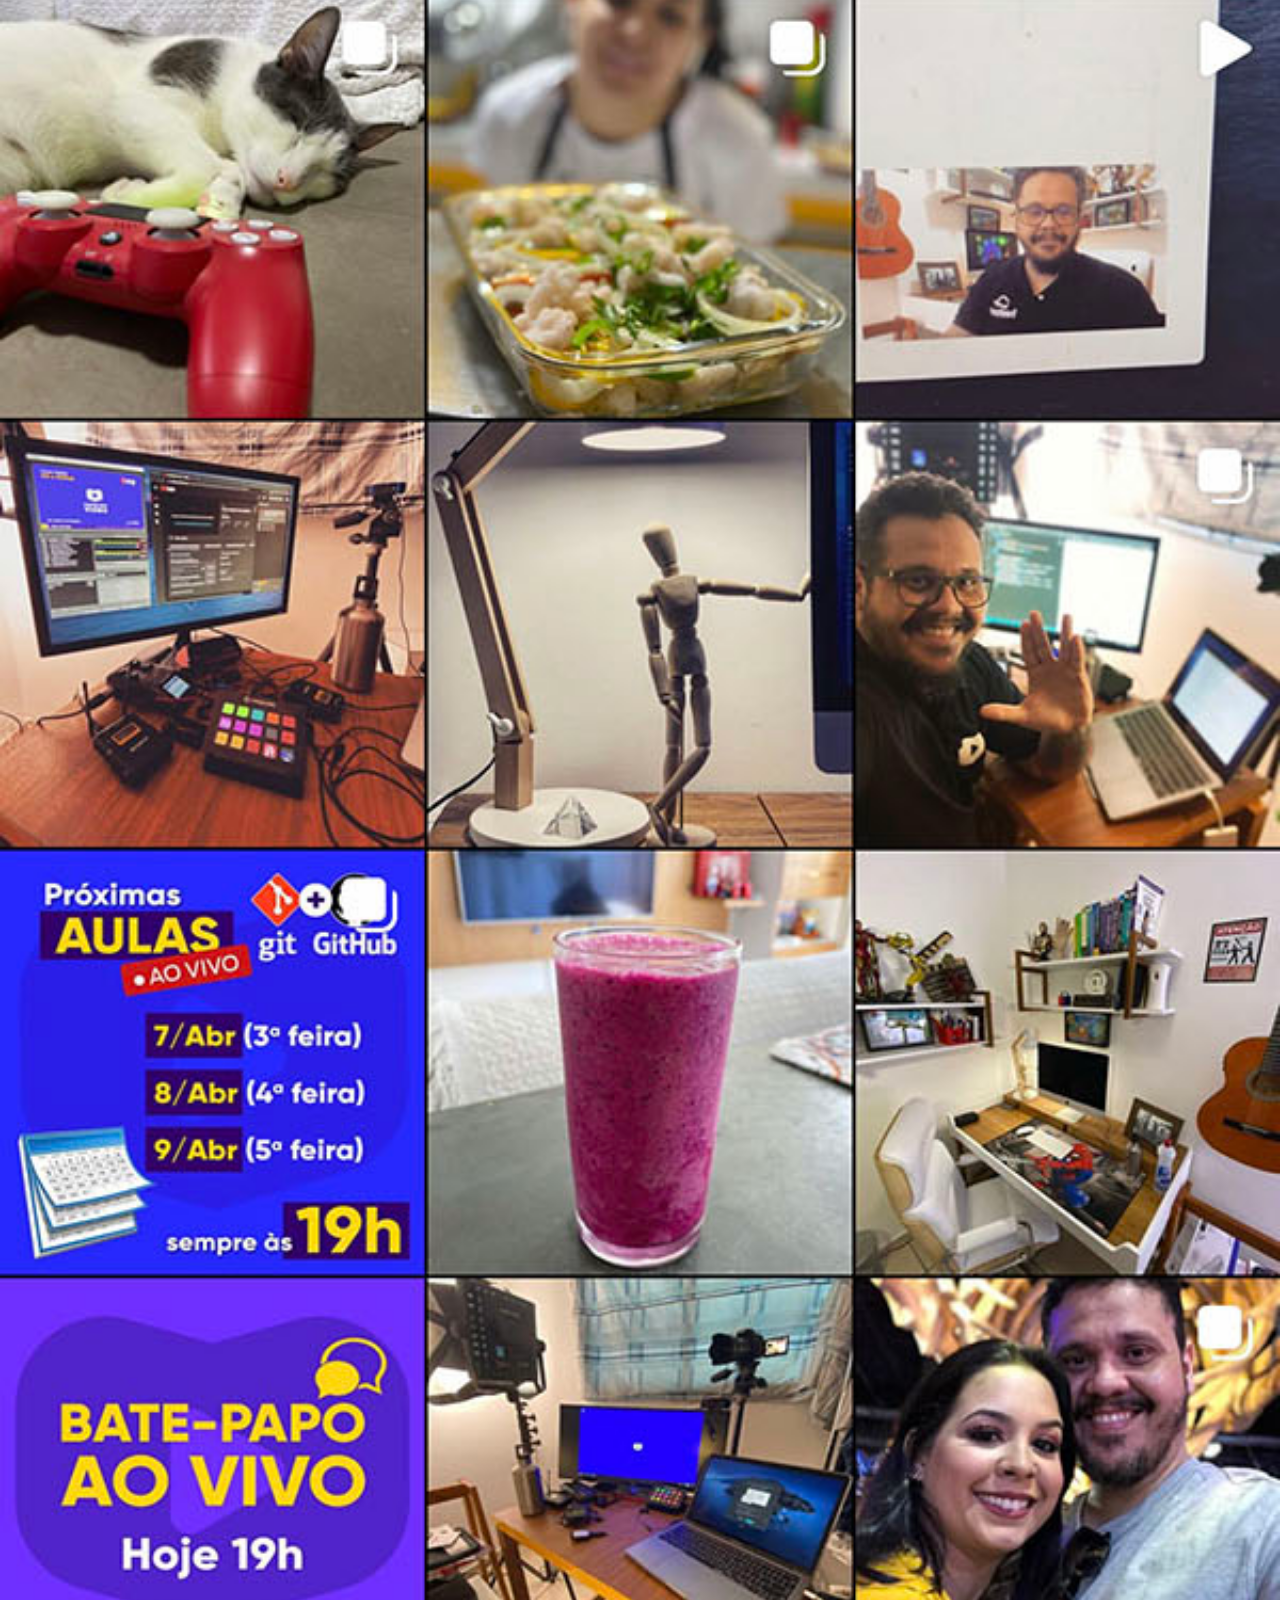
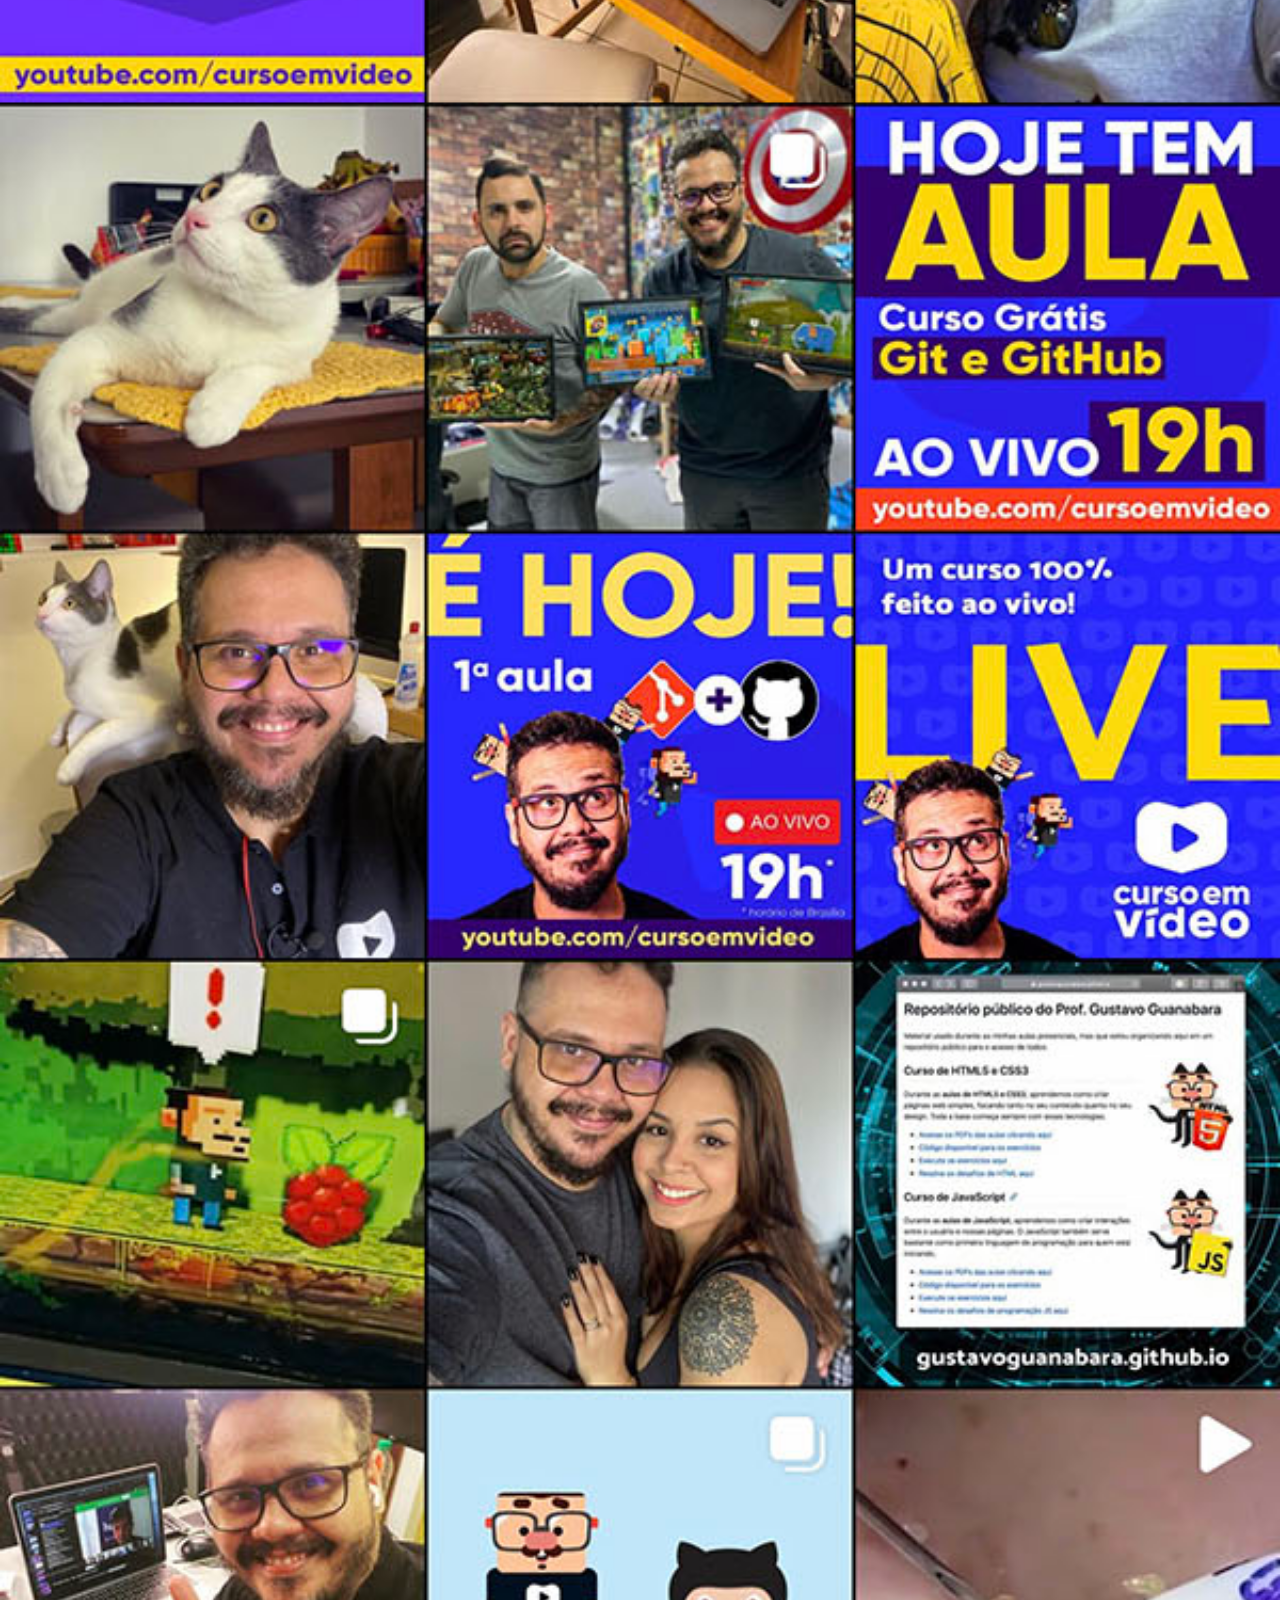
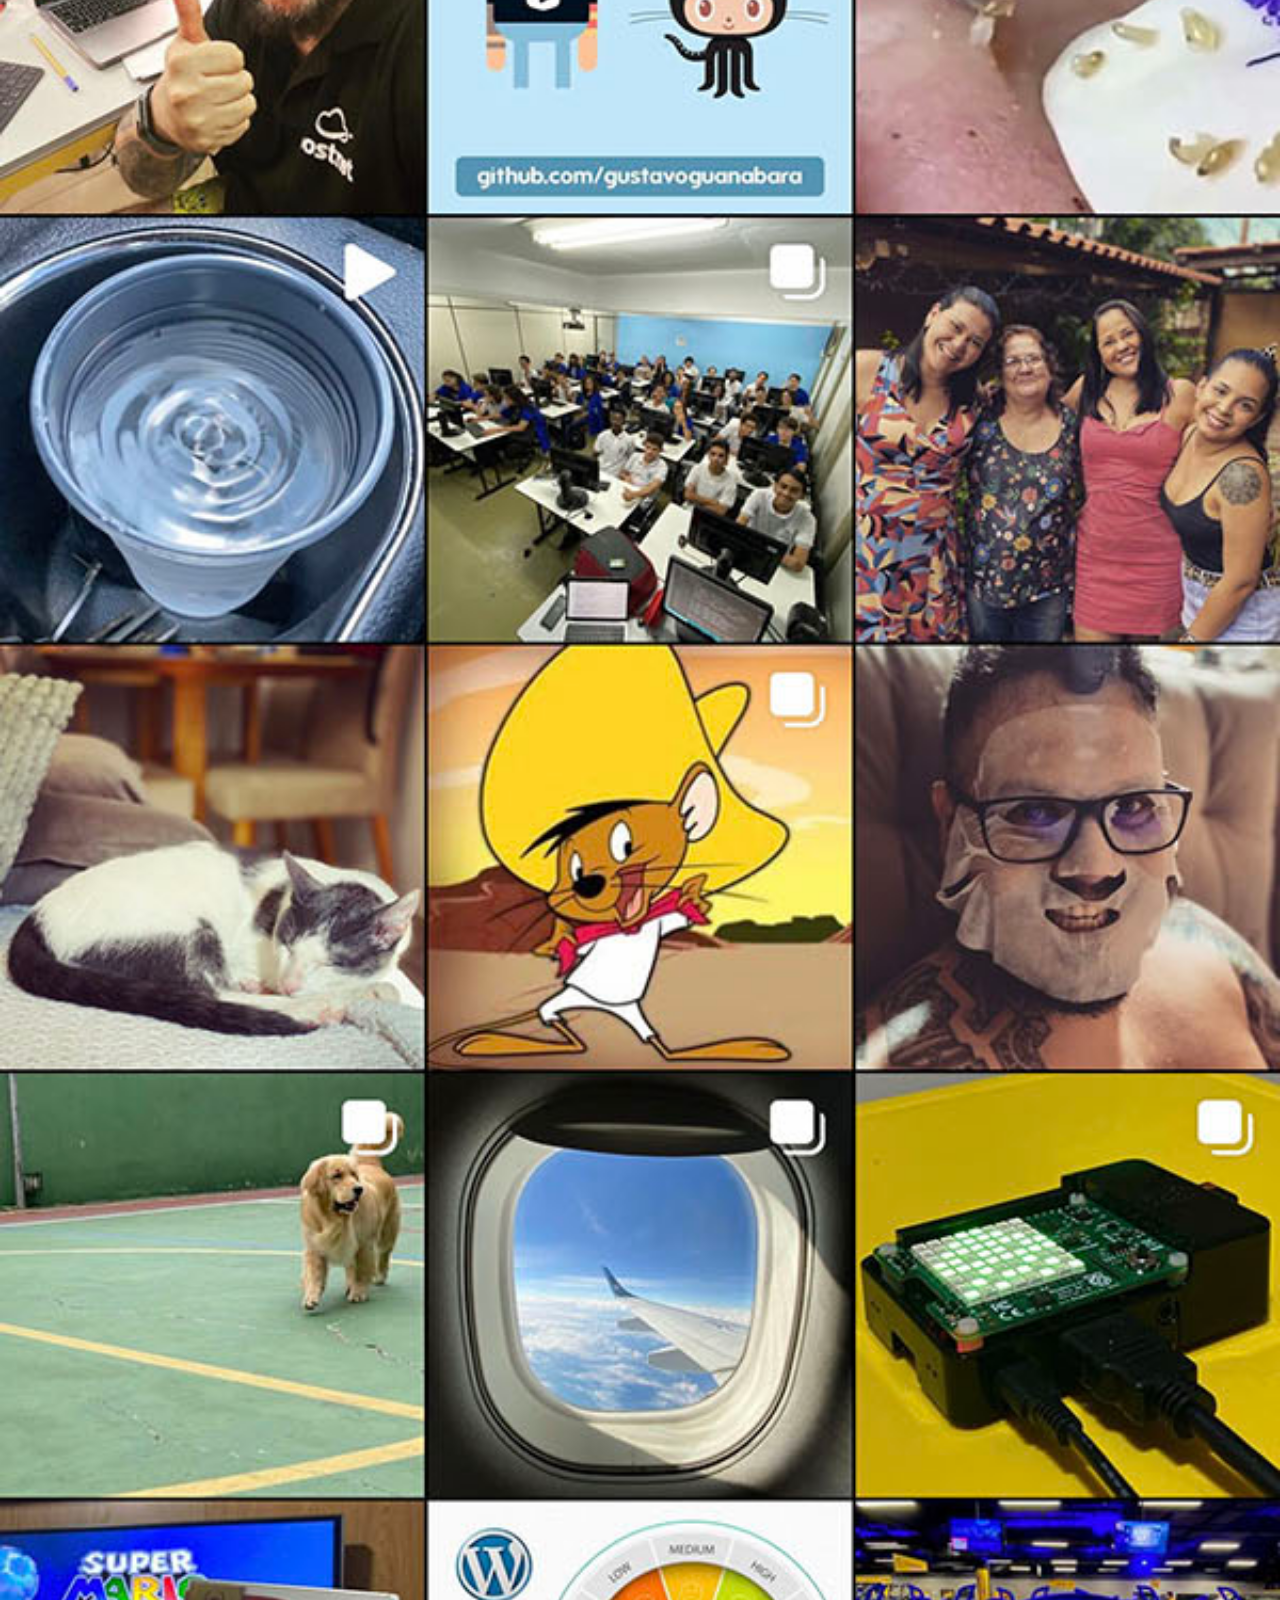
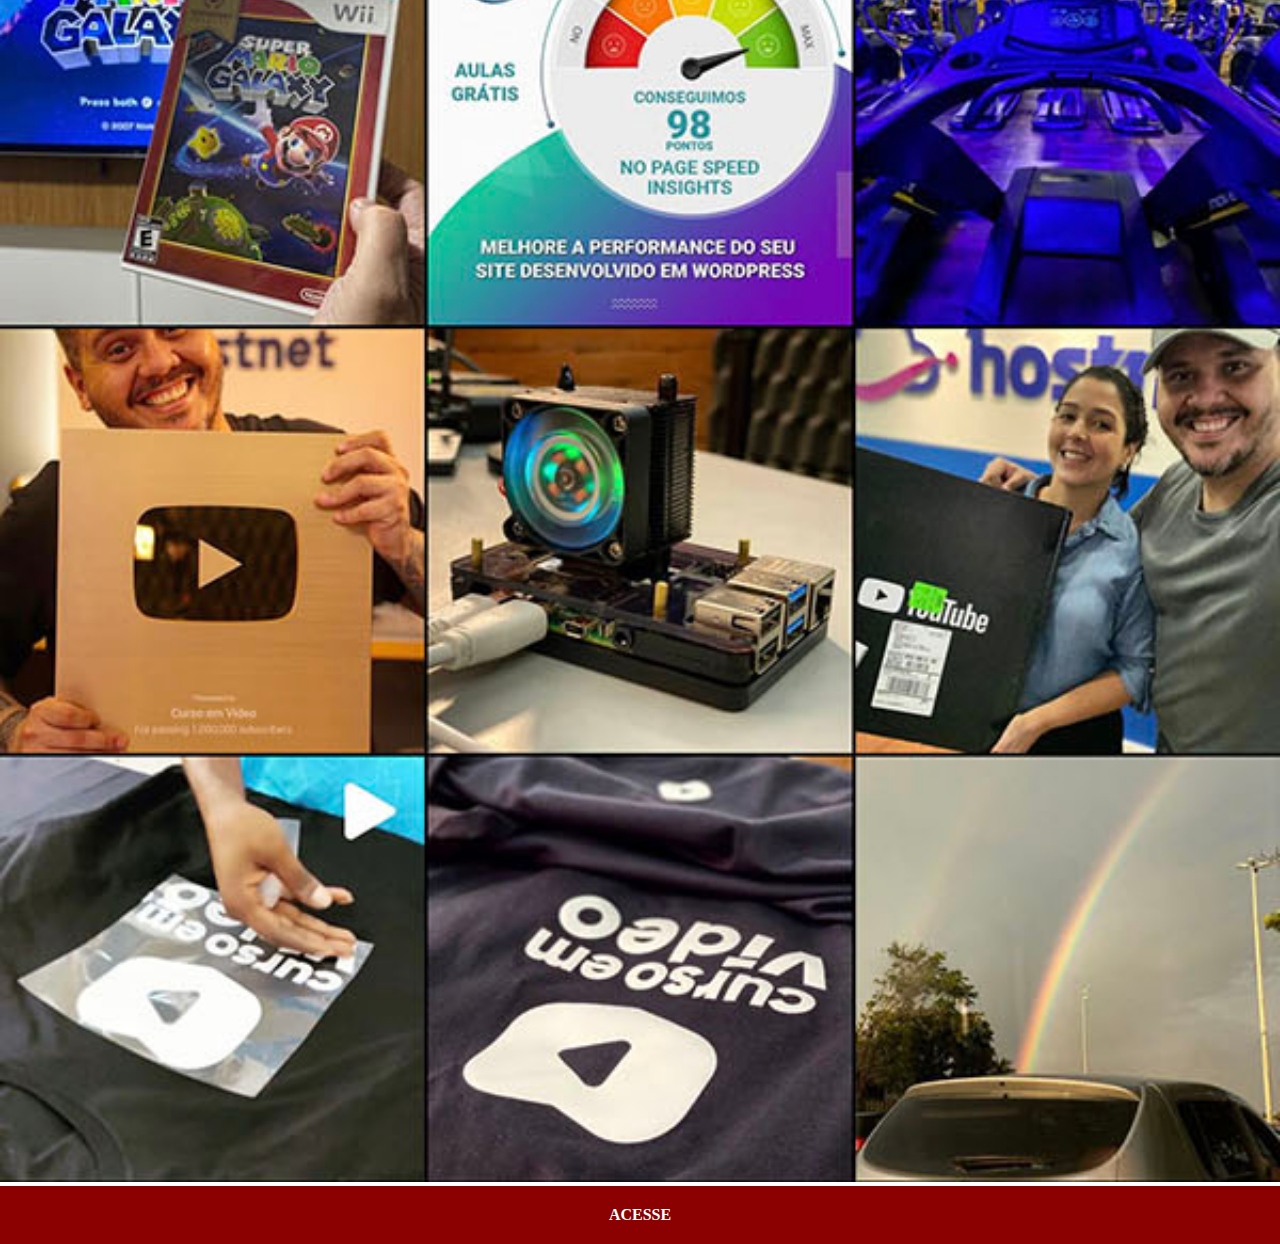
<file: instagram.html>
<!DOCTYPE html>
<html lang="pt-br">
<head>
    <meta charset="UTF-8">
    <meta name="viewport" content="width=device-width, initial-scale=1.0">
    <title>Youtube</title>
<link rel="stylesheet" href="estilos/social.css">
</head>
<body>
    <img src="imagens/tela-instagram.jpg" alt="Instagram">
    <a href="https://www.instagram.com/gustavoguanabara/" target="_blank">ACESSE</a>
</body>
</html>
</file>
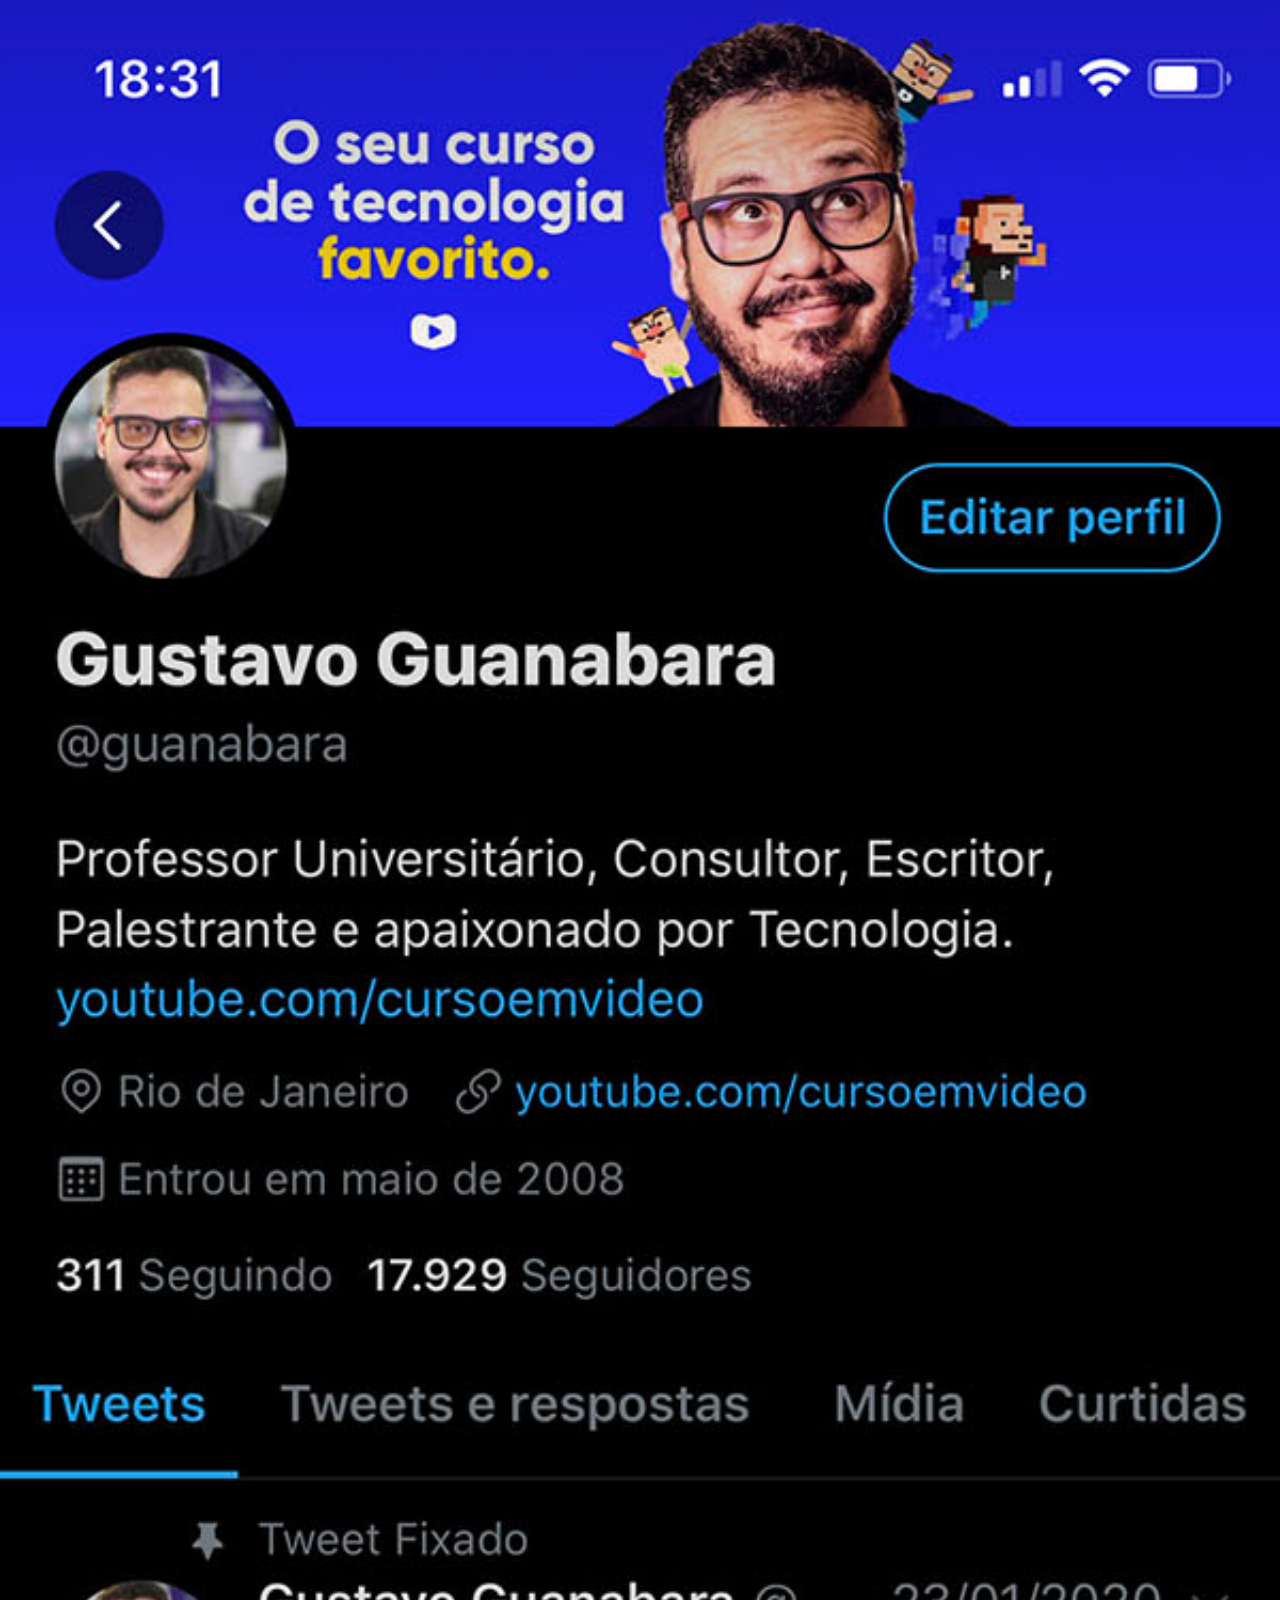
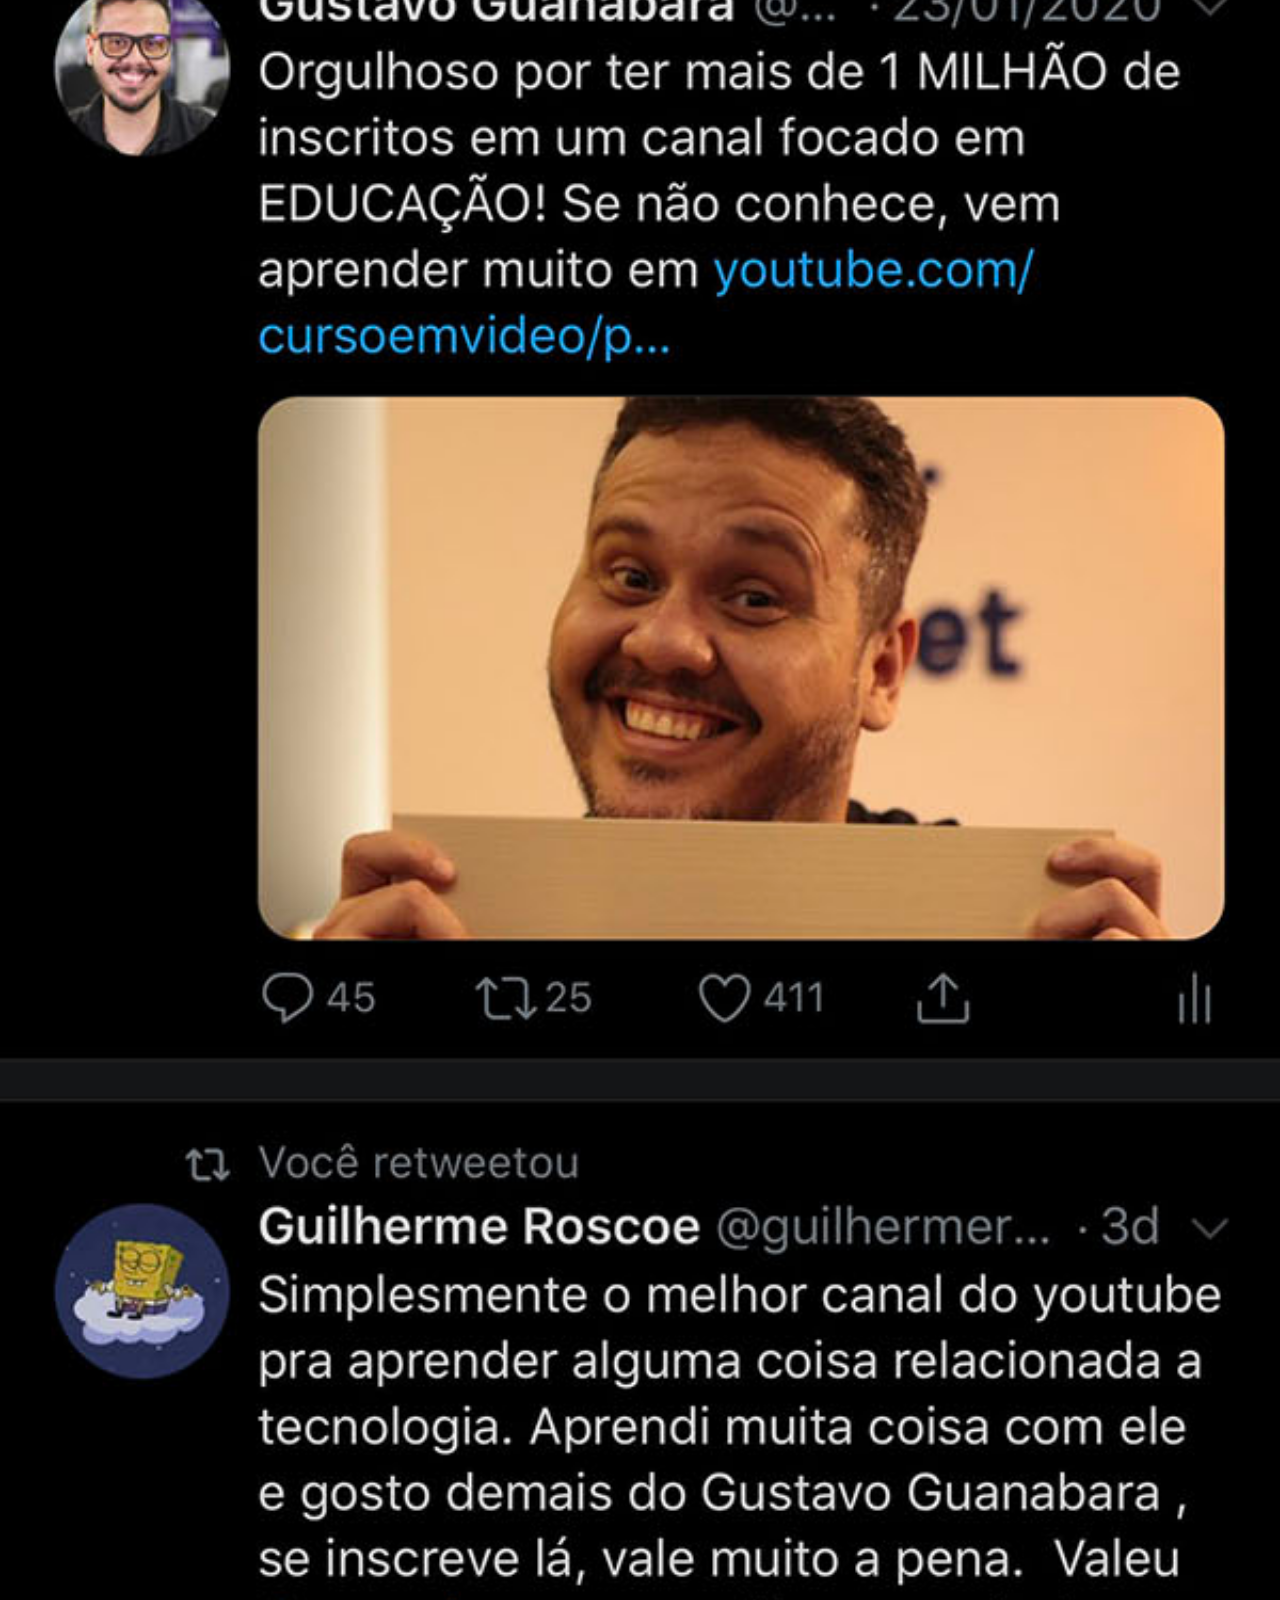
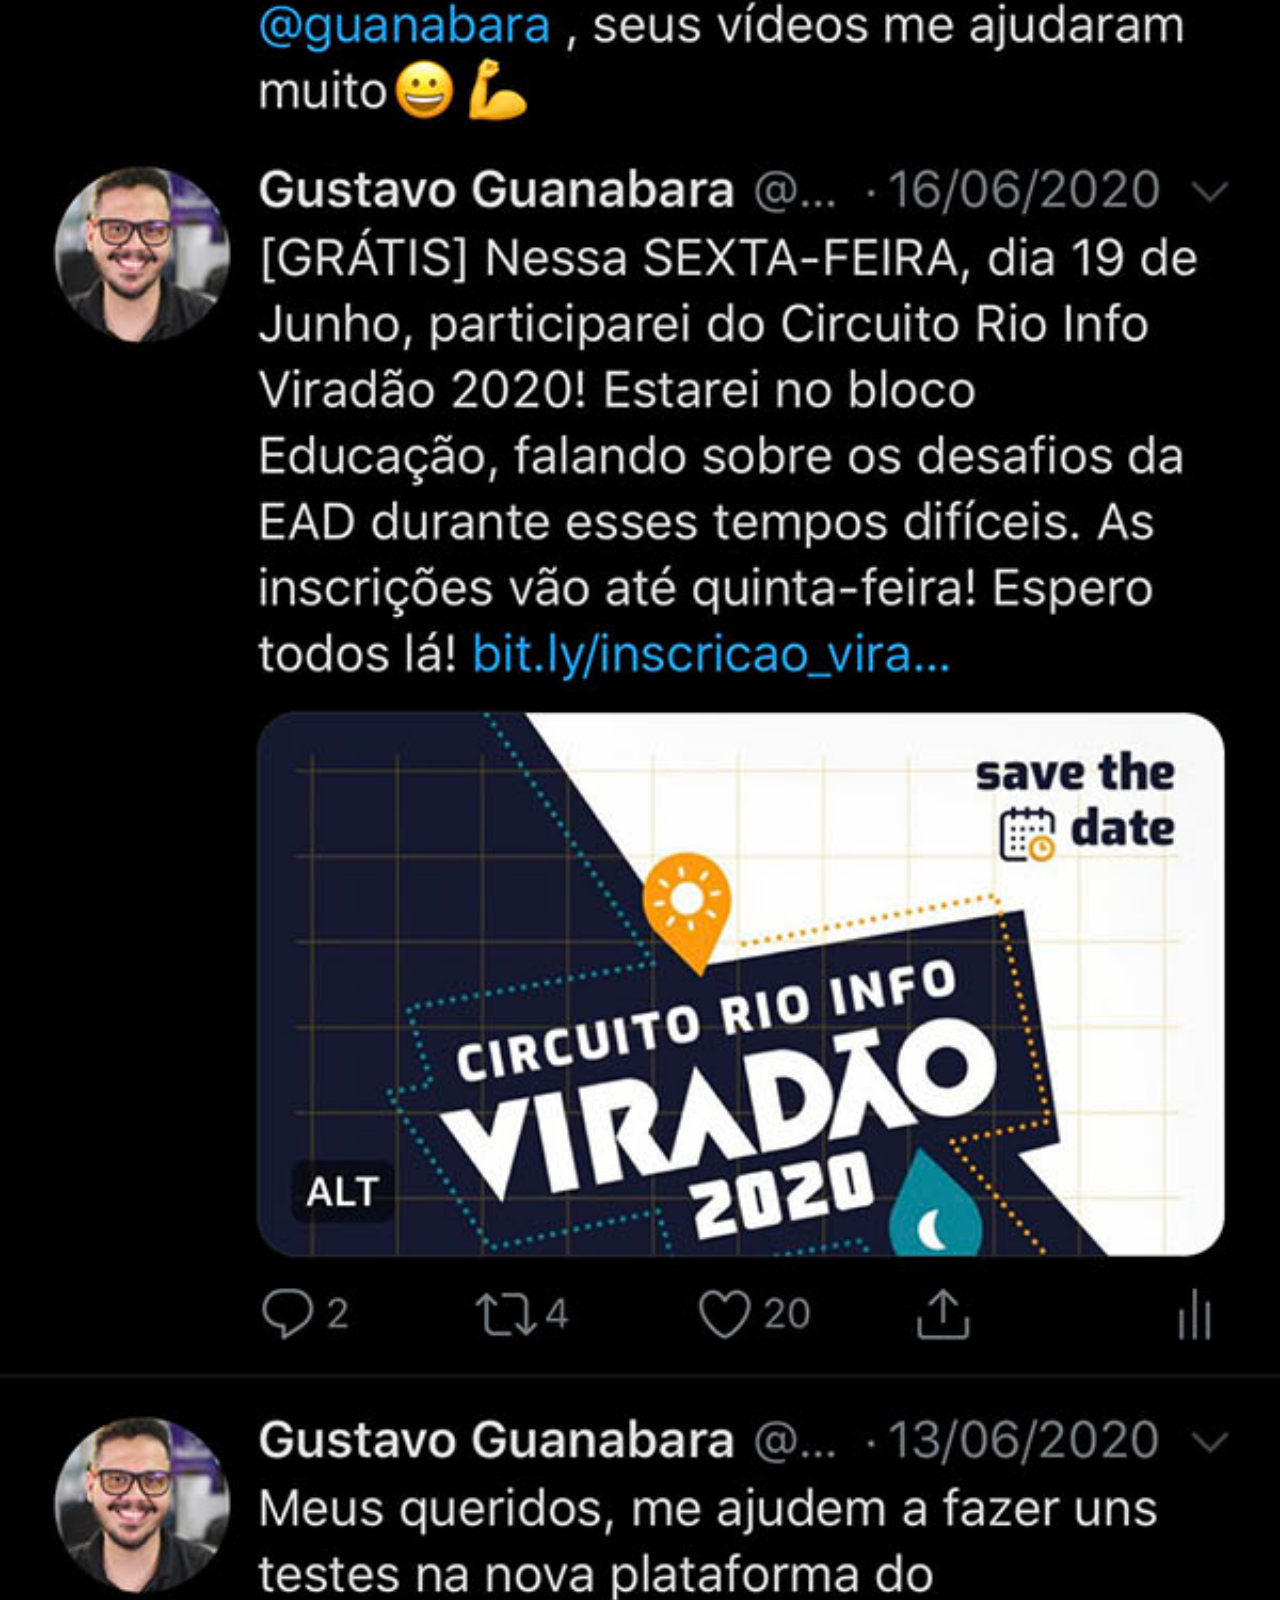
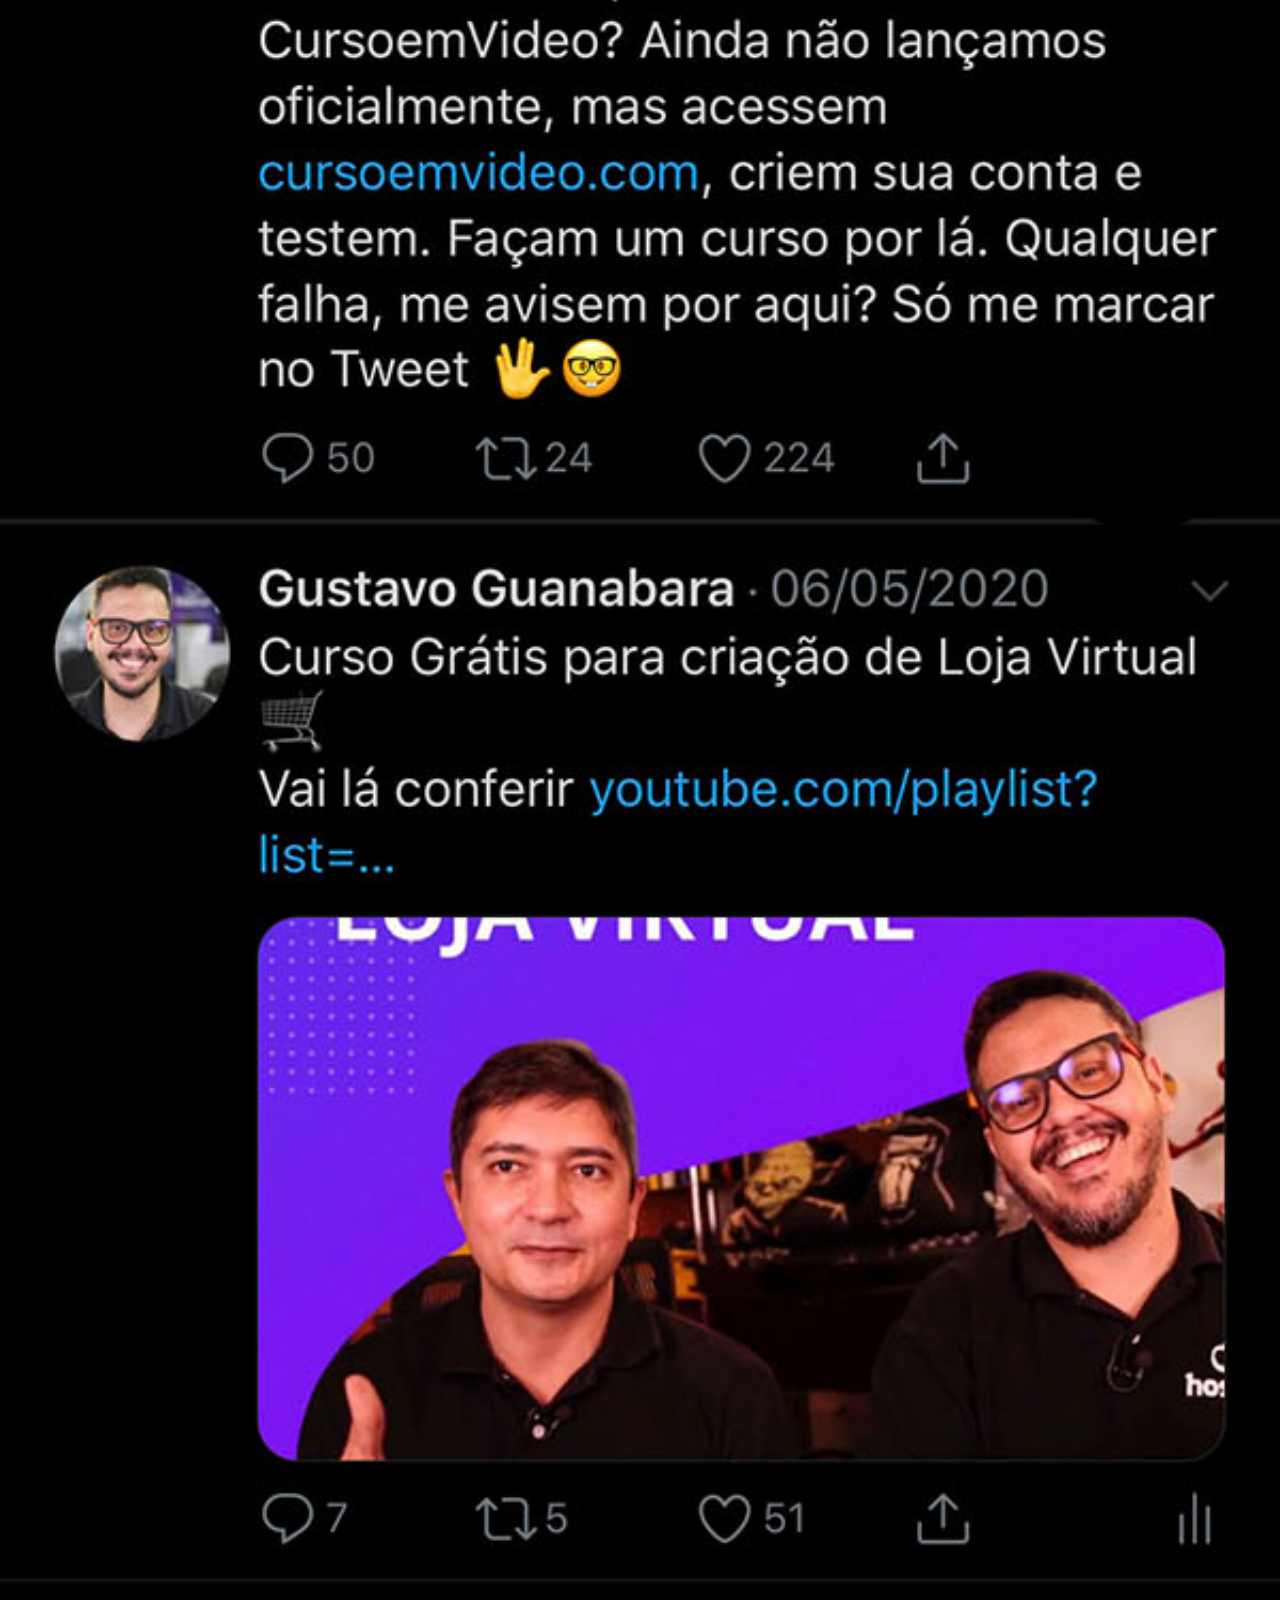
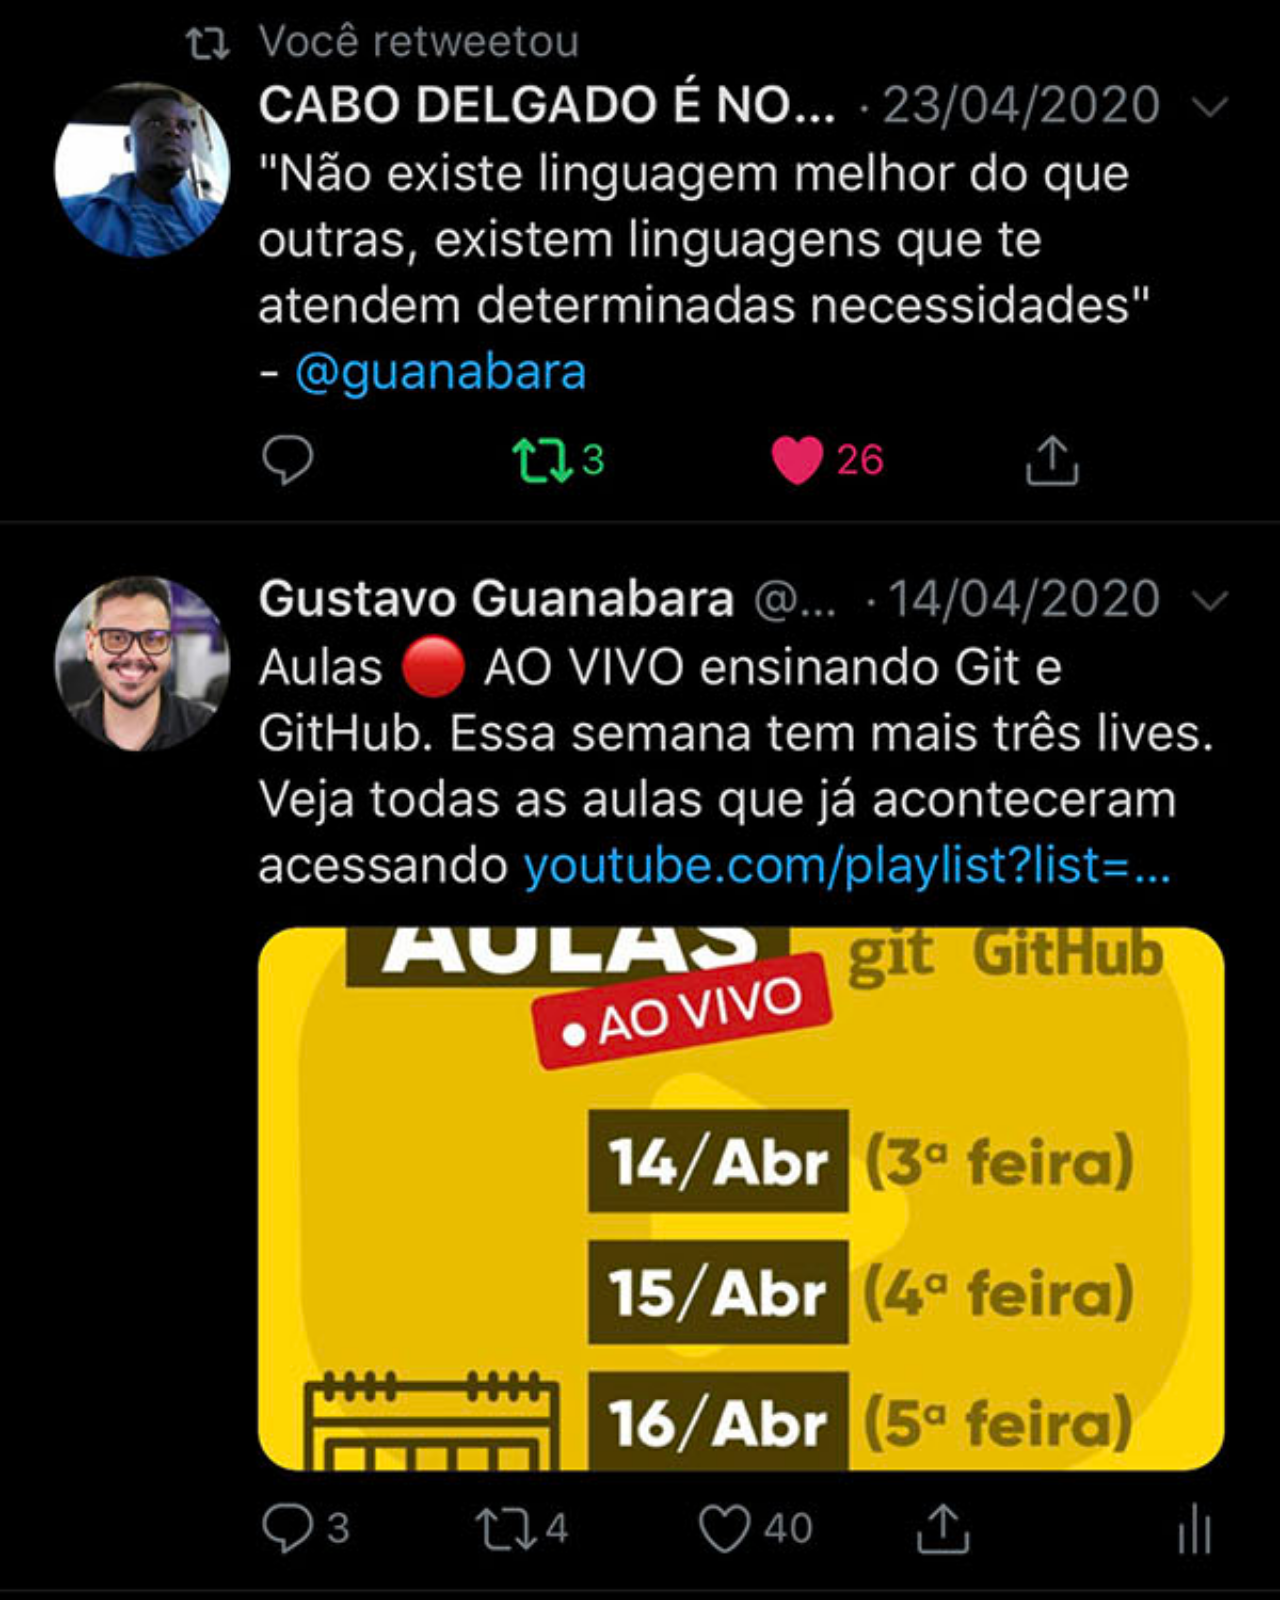
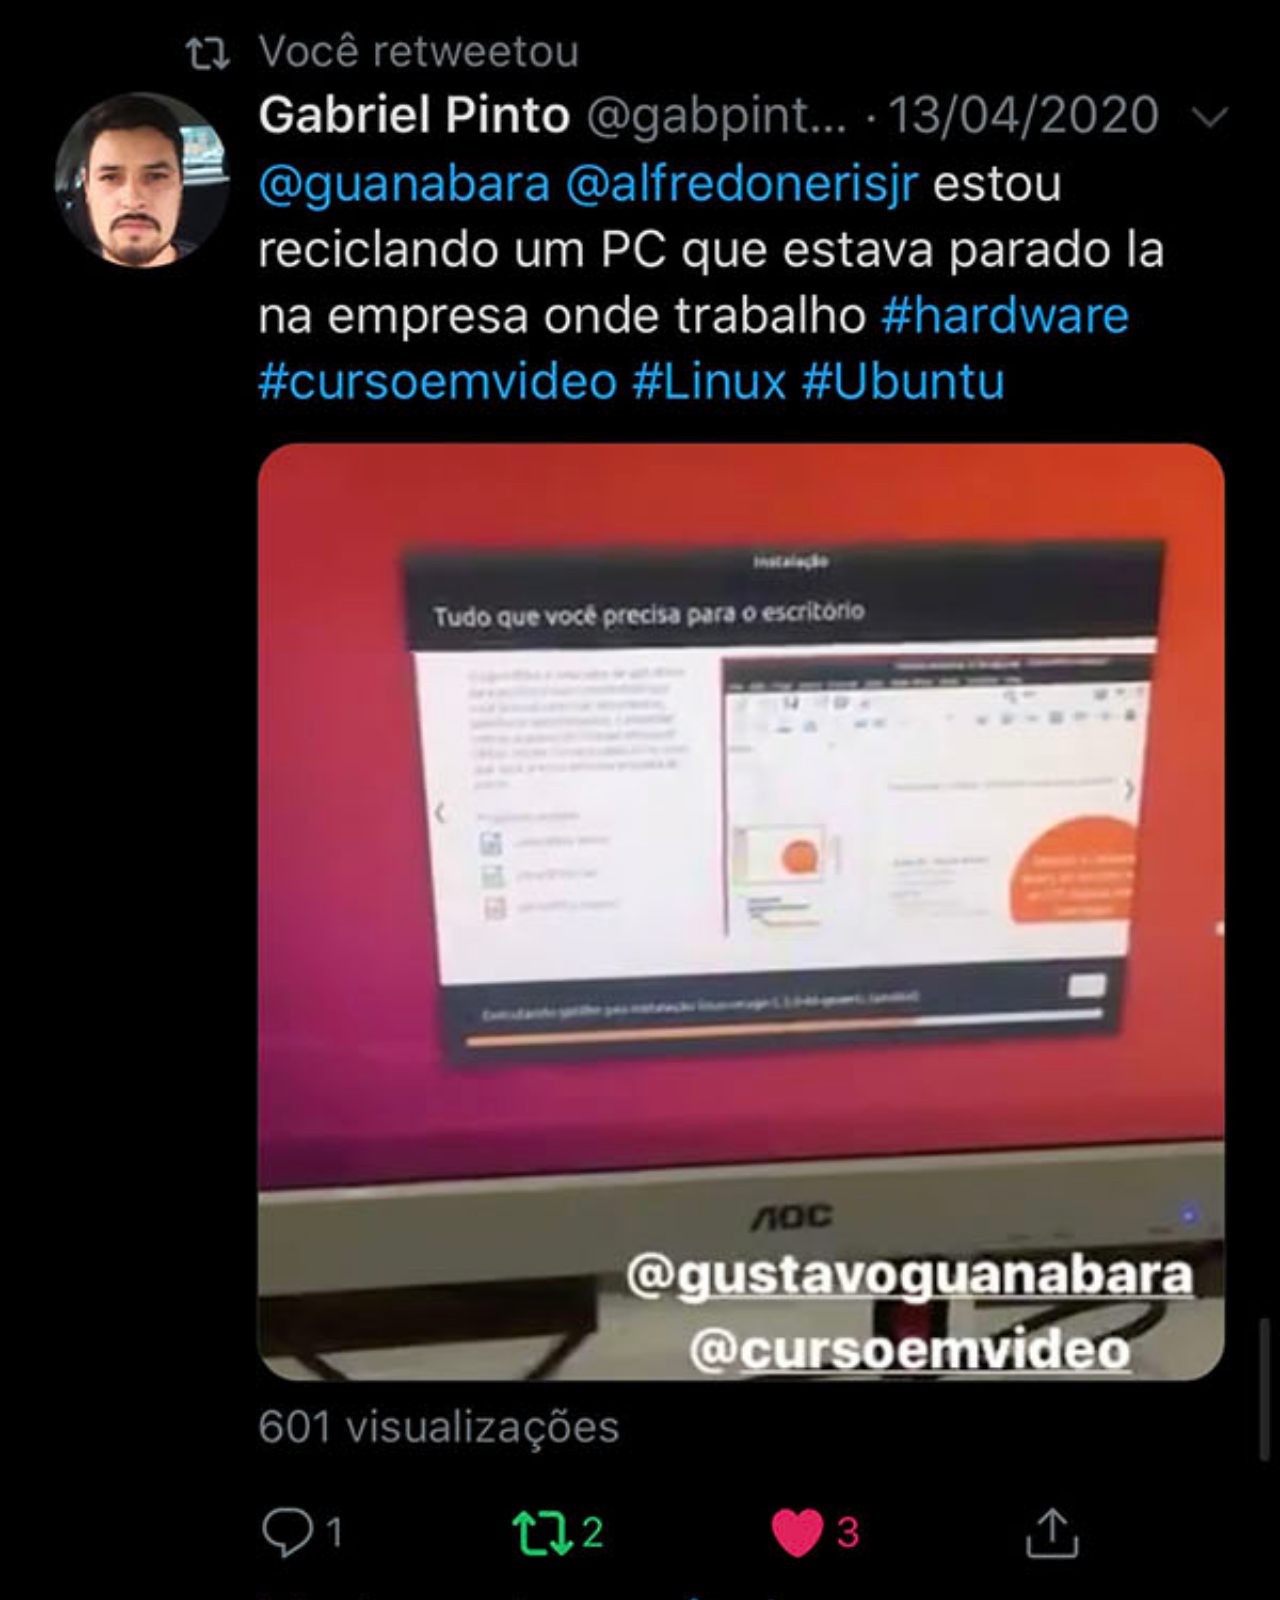
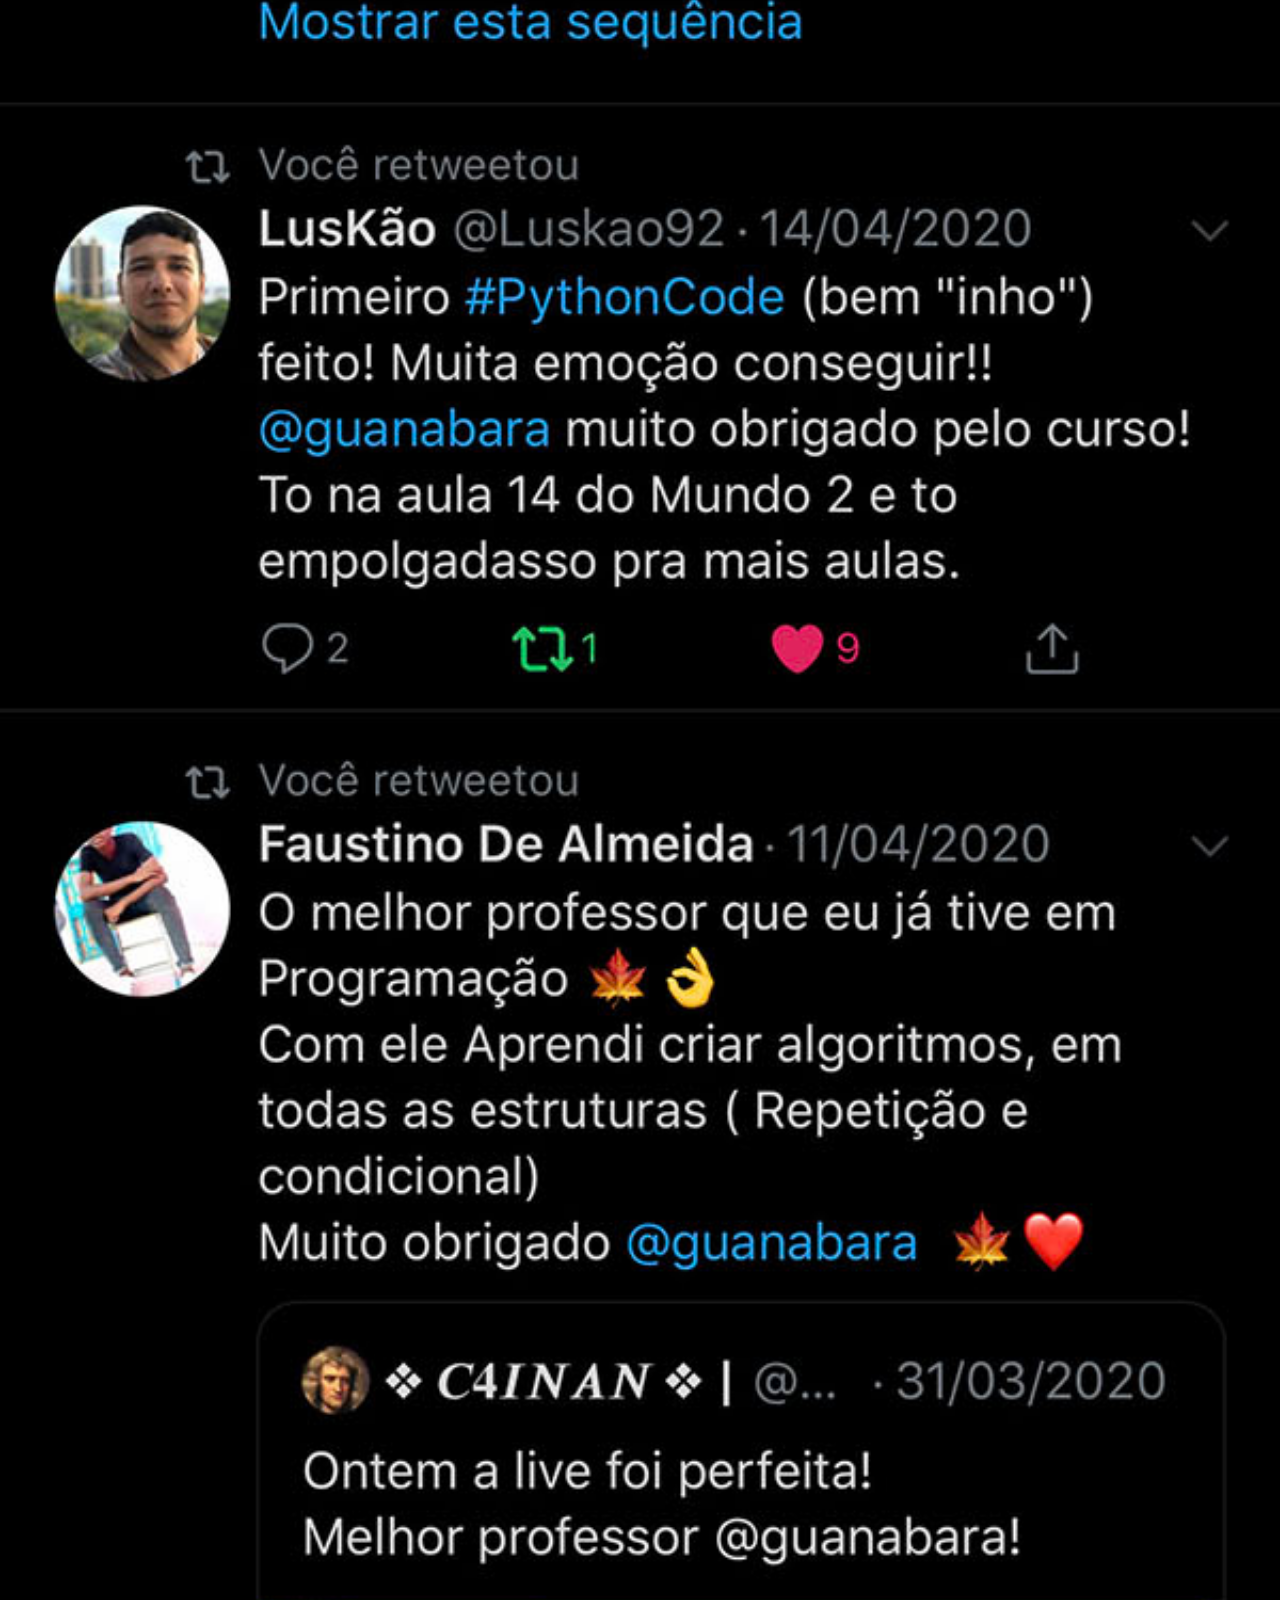
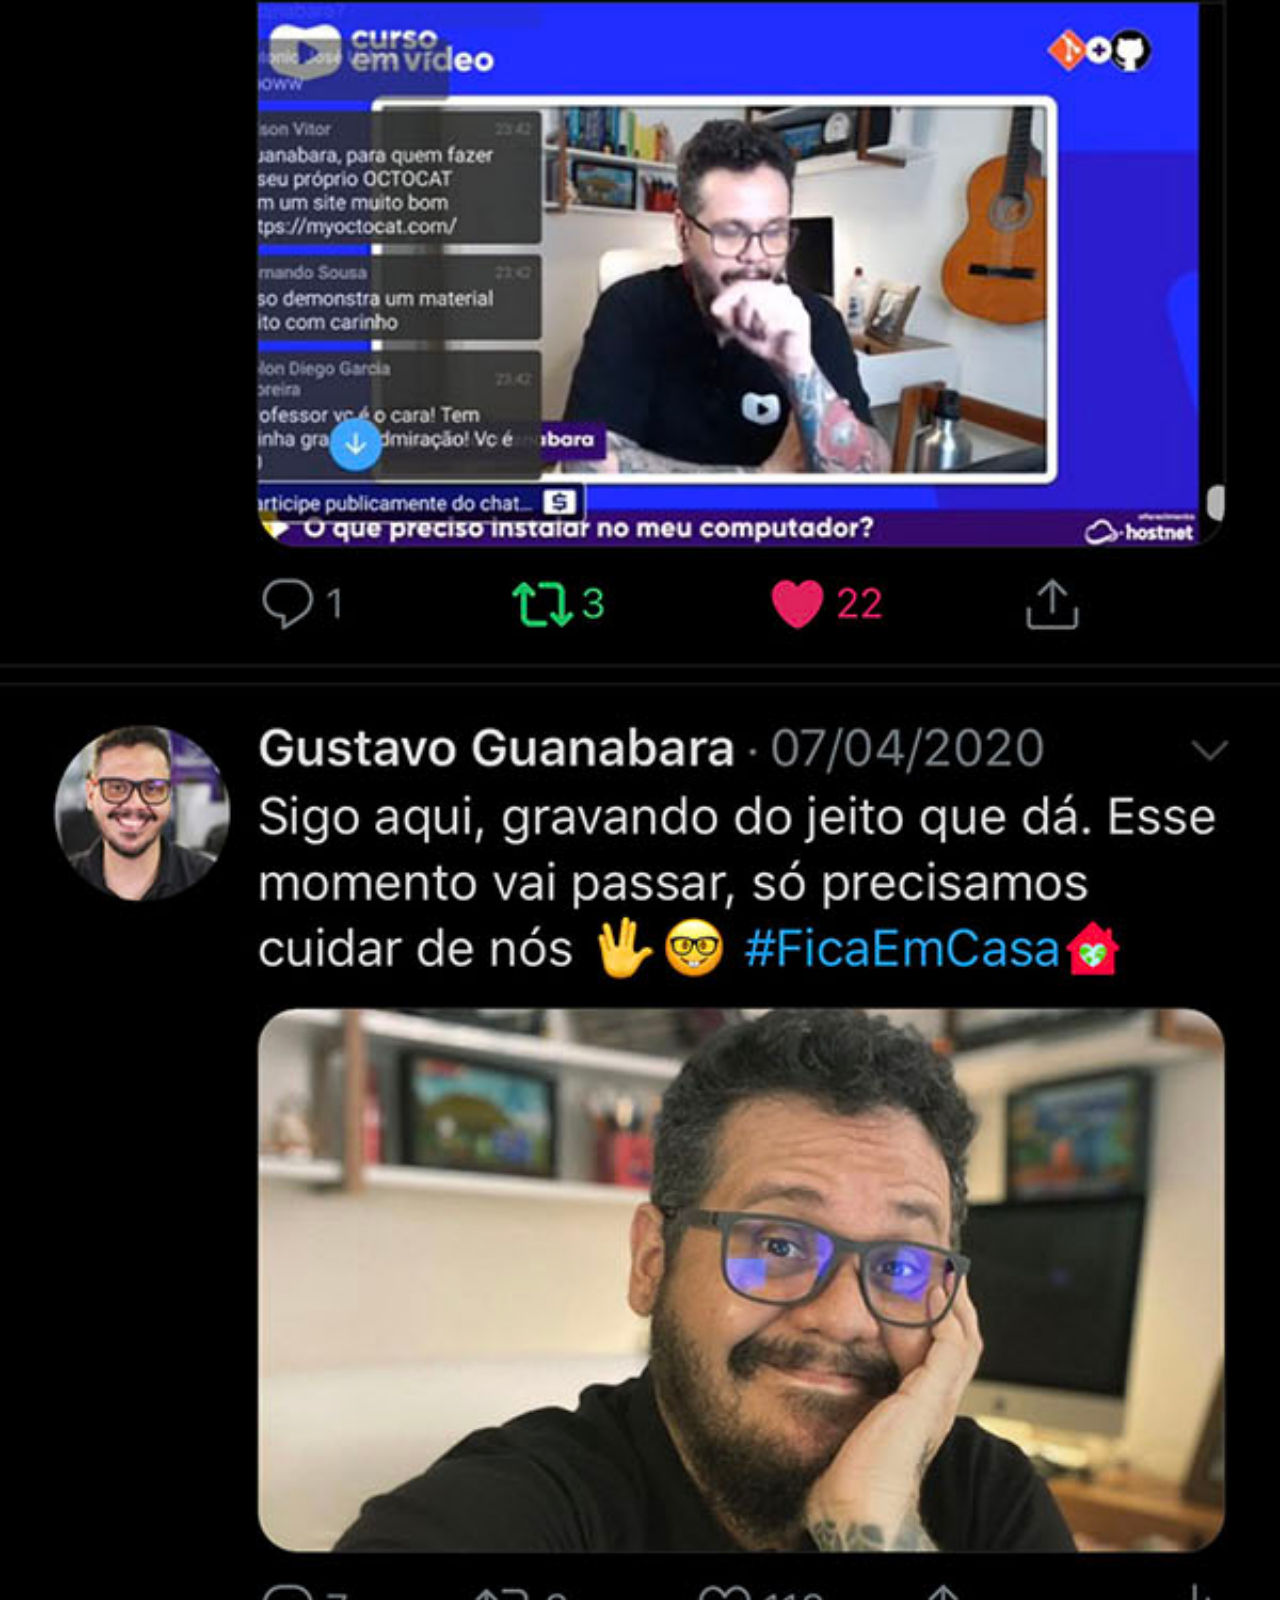
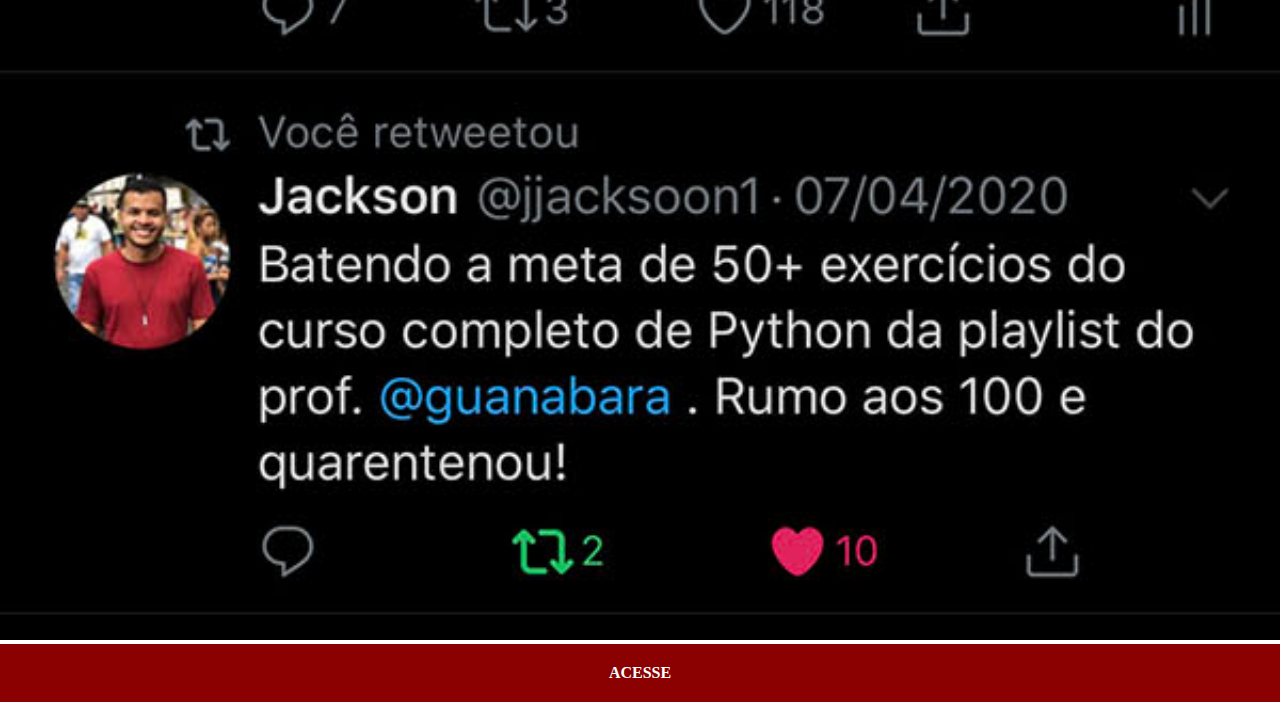
<file: twitter.html>
<!DOCTYPE html>
<html lang="pt-br">
<head>
    <meta charset="UTF-8">
    <meta name="viewport" content="width=device-width, initial-scale=1.0">
    <title>Youtube</title>
<link rel="stylesheet" href="estilos/social.css">
</head>
<body>
    <img src="imagens/tela-twitter.jpg" alt="twitter">
    <a href="https://x.com/guanabara" target="_blank">ACESSE</a>
</body>
</html>
</file>
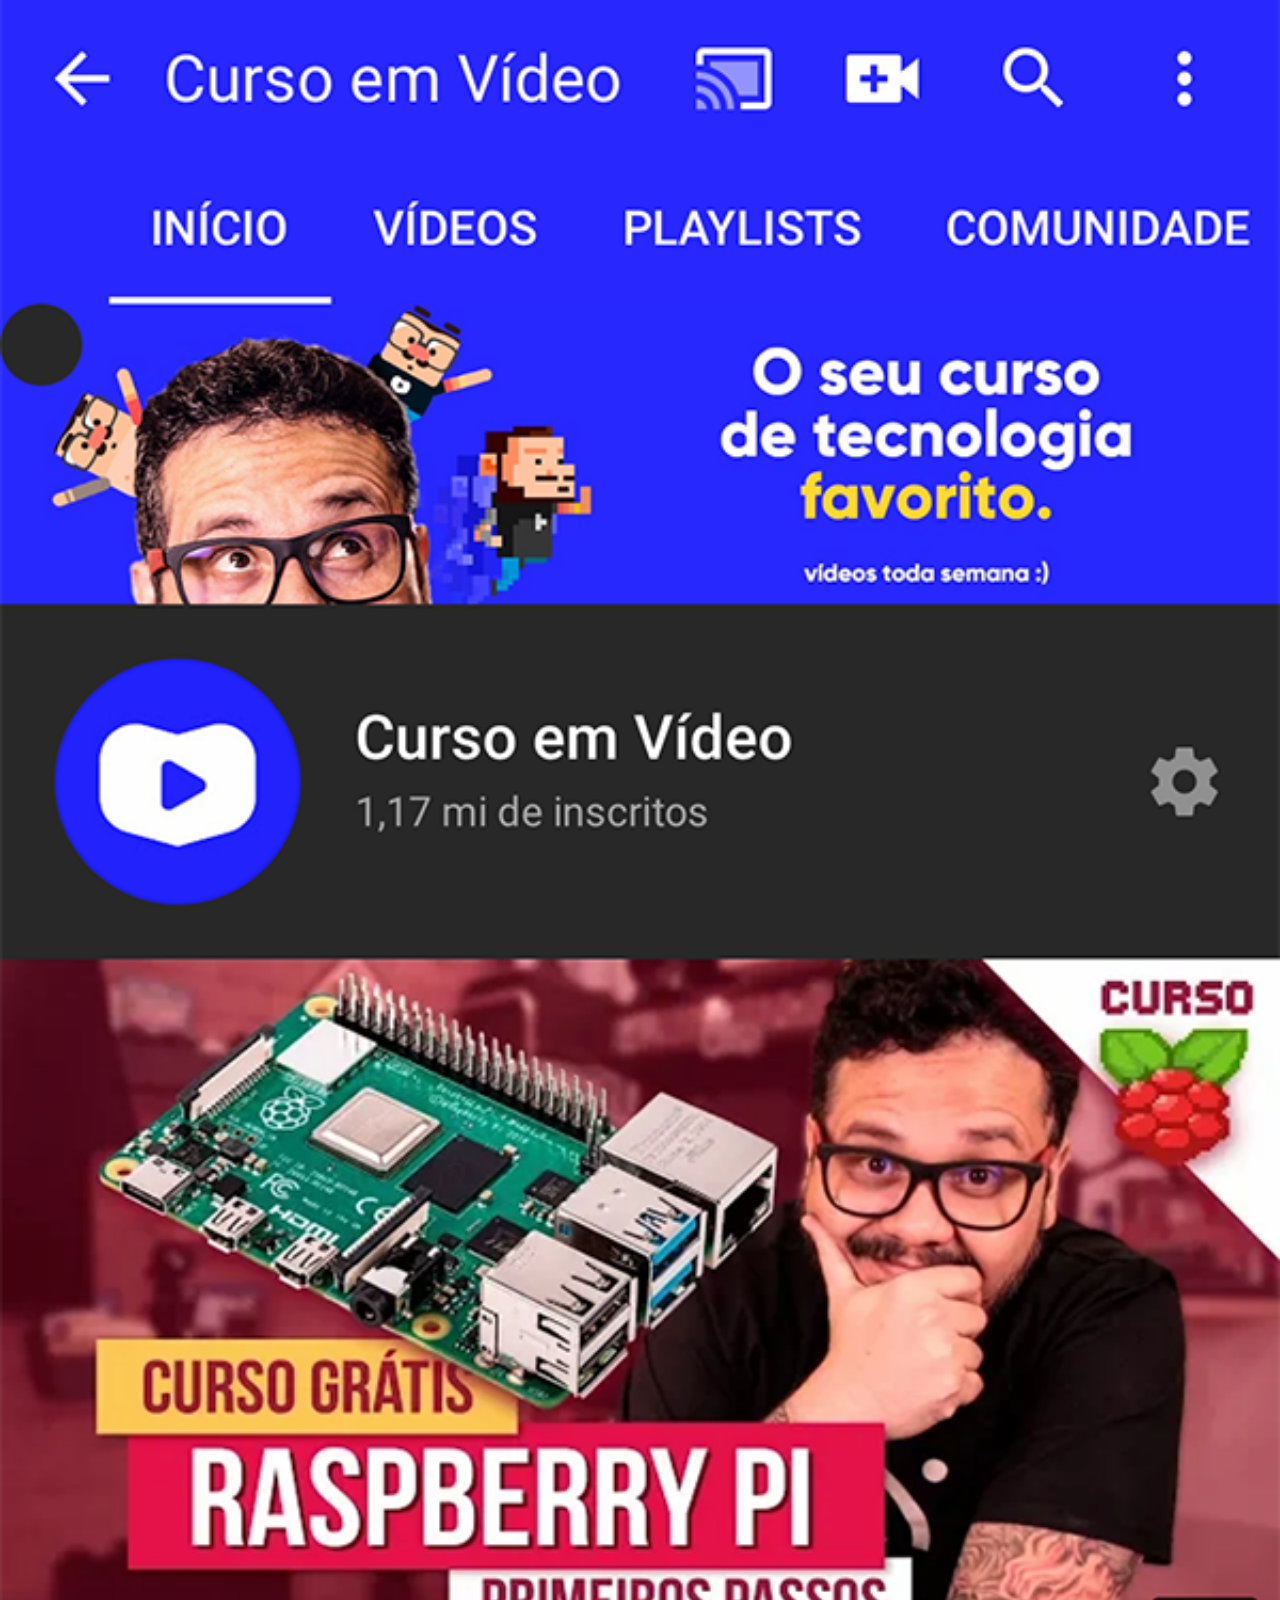
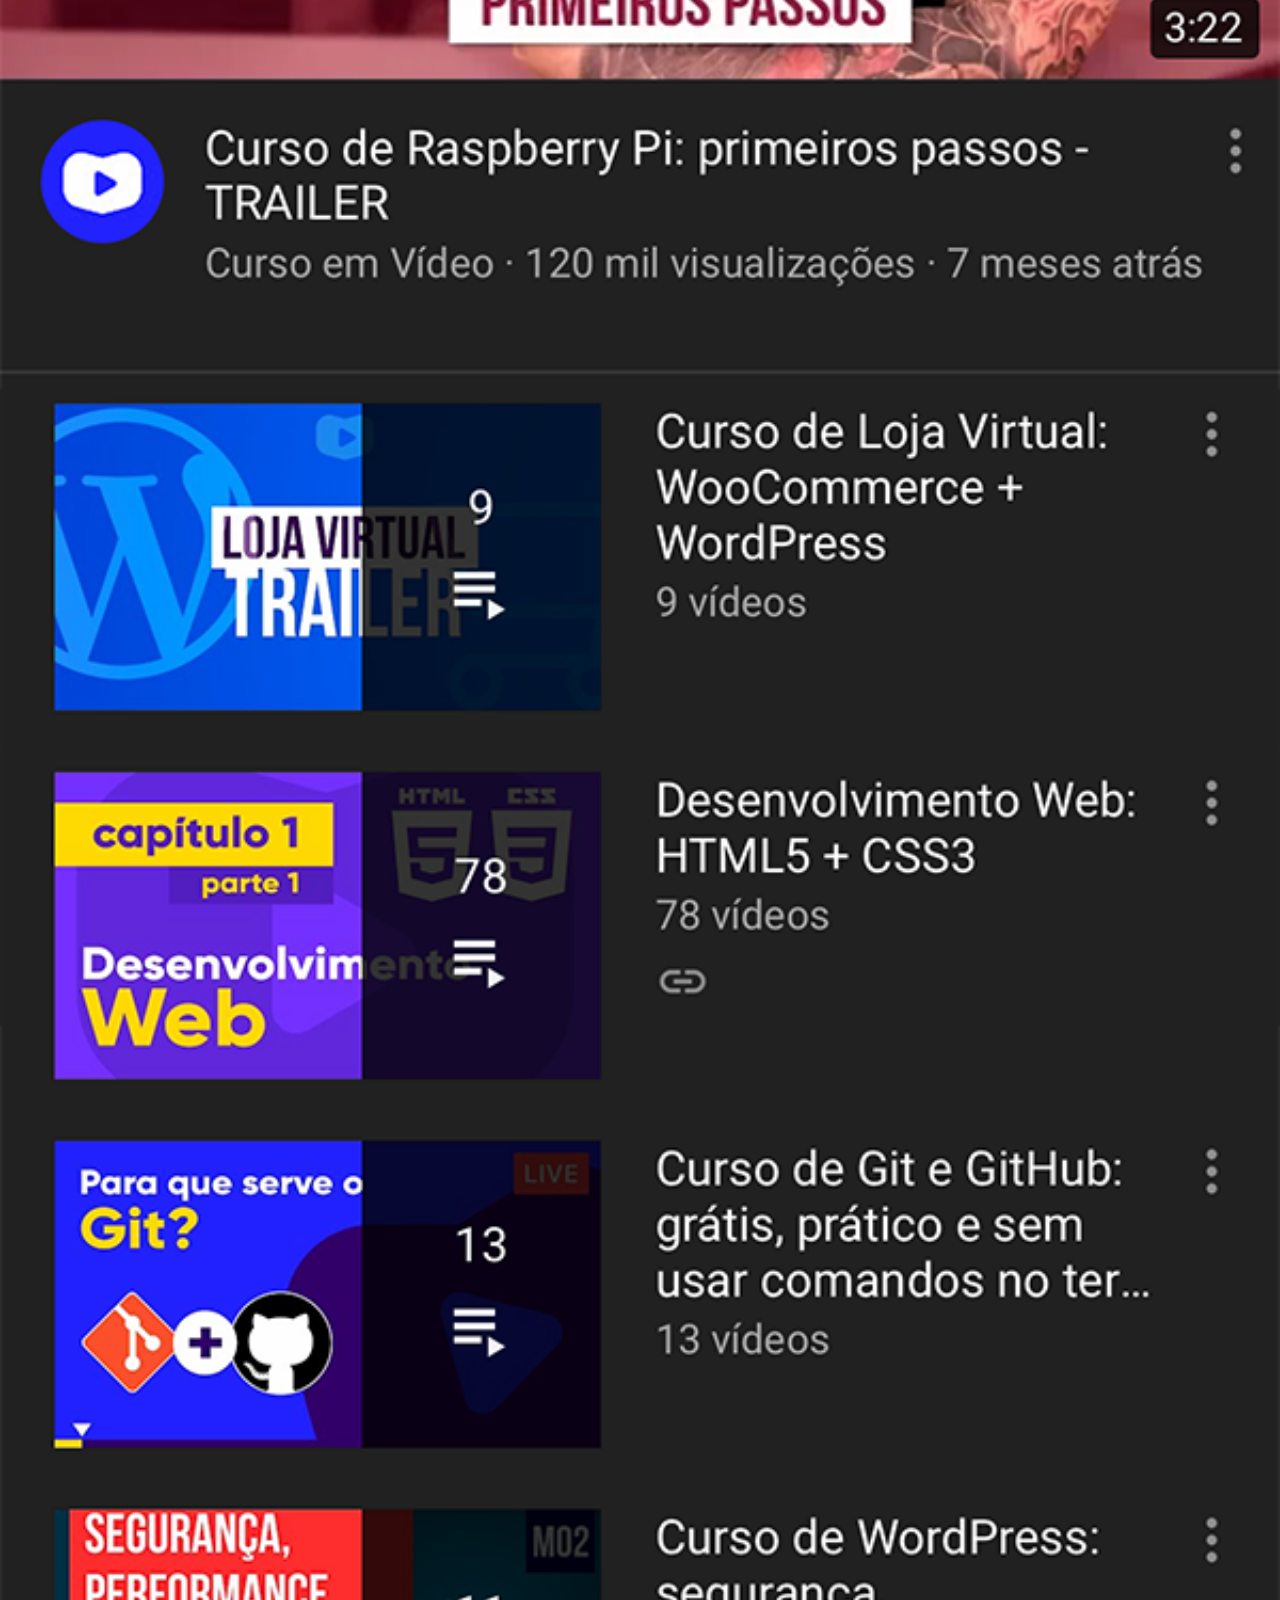
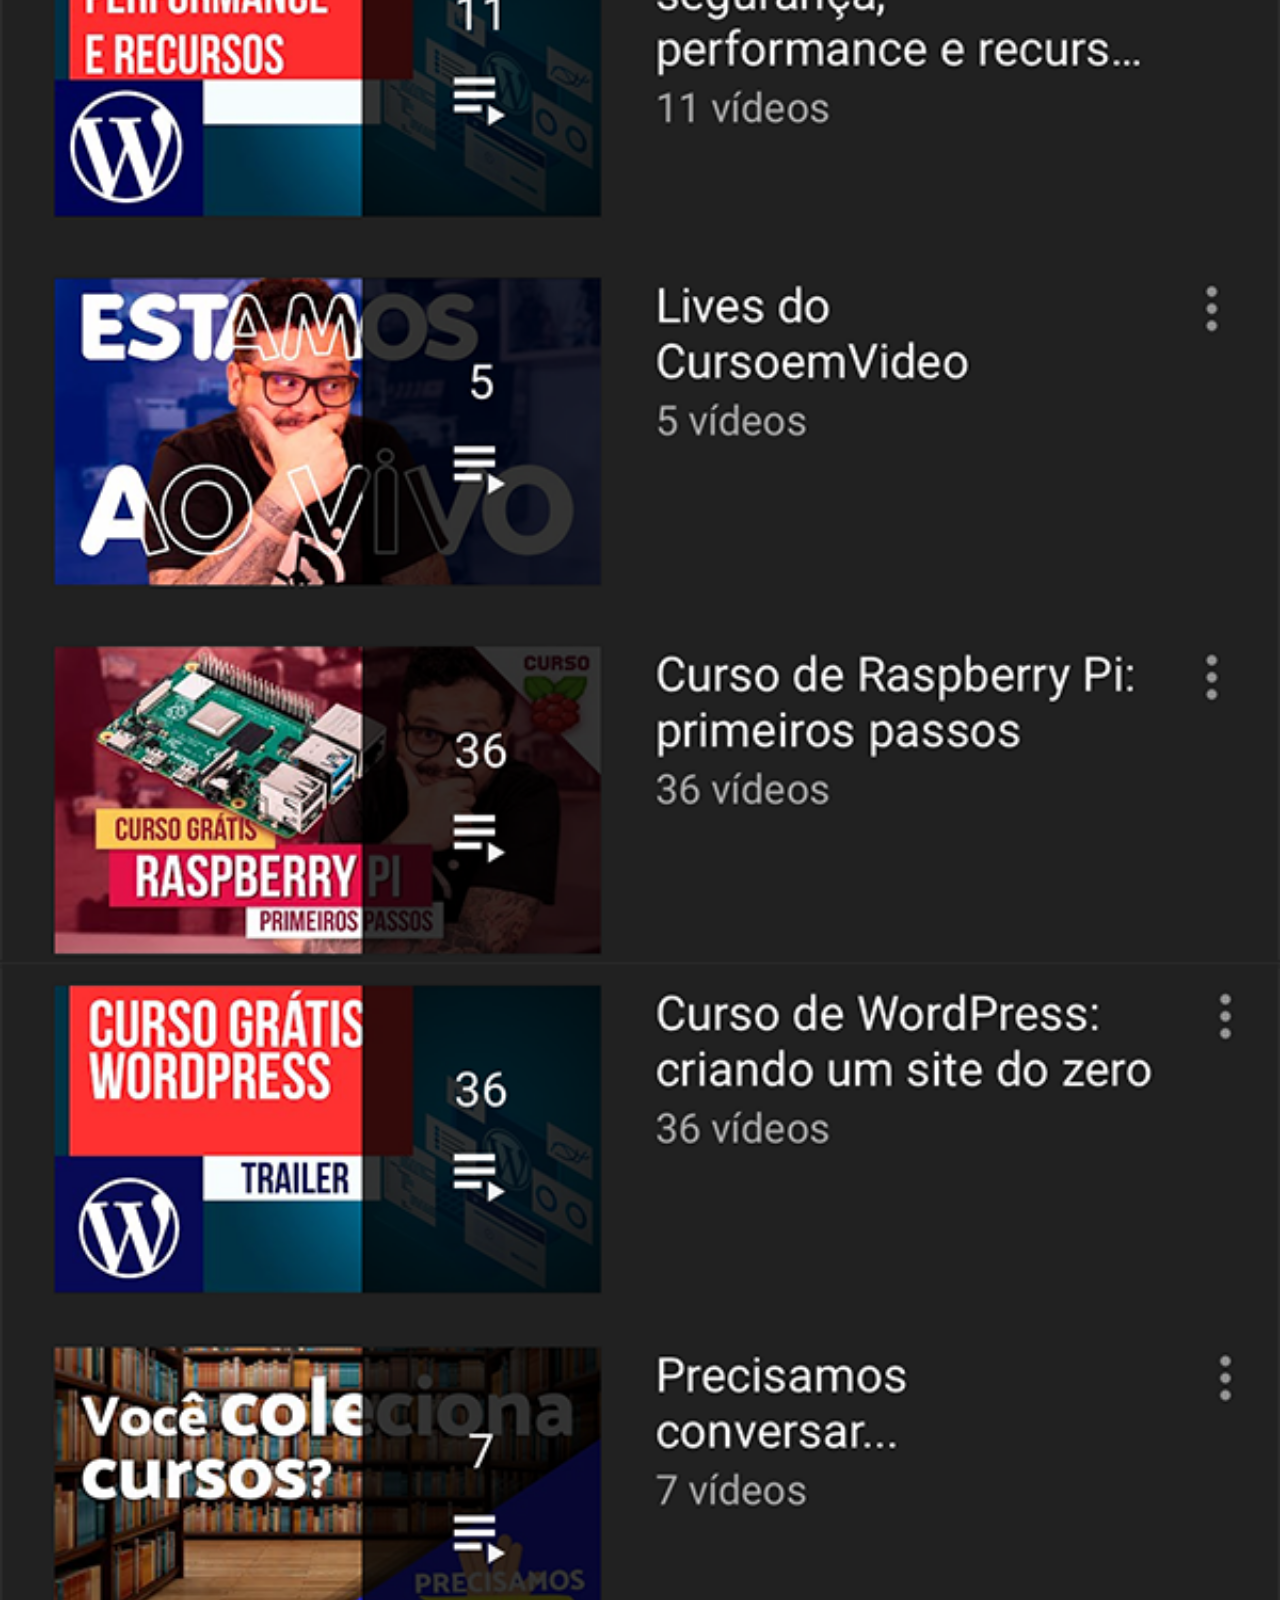
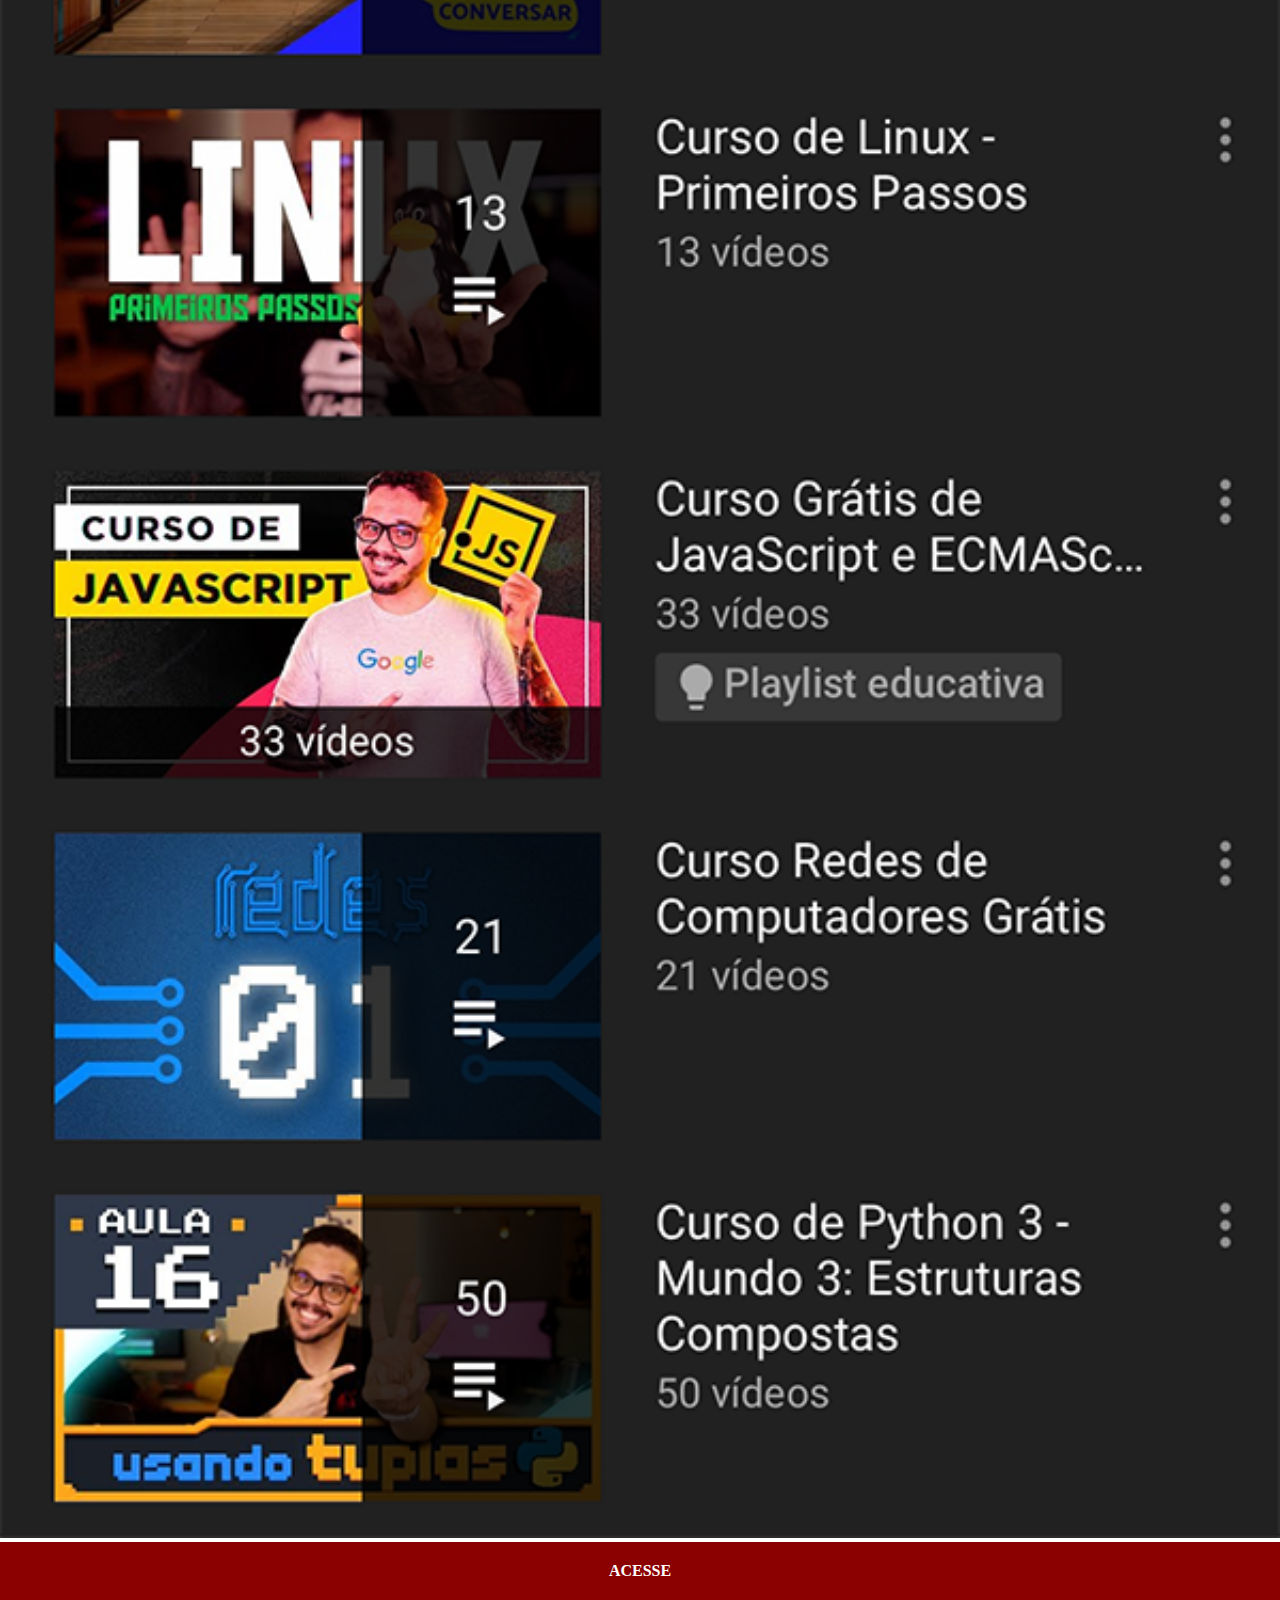
<file: youtube.html>
<!DOCTYPE html>
<html lang="pt-br">
<head>
    <meta charset="UTF-8">
    <meta name="viewport" content="width=device-width, initial-scale=1.0">
    <title>Youtube</title>
<link rel="stylesheet" href="estilos/social.css">
</head>
<body>
    <img src="imagens/tela-youtube.png" alt="Youtube">
    <a href="https://www.youtube.com/c/CursoemVídeo/playlists" target="_blank">ACESSE</a>
</body>
</html>
</file>
<file: estilos/style.css>
@charset "UTF-8";

* {
    margin: 0px;
    padding: 0px;
    font-family: Arial, Helvetica, sans-serif;
}

html, body {
    height: 100vh ;
    width: 100vw;
    background-color: black;
}

body{
    background: url('../imagens/fundo-madeira.jpg') no-repeat top center;
    background-size: cover;
    background-attachment: fixed;
}

main {
    height: 100vh;
    position: relative;
}

#telefone {
    position: absolute;
    top: 50%;
    left: 50%;
    transform: translate(-50%, -50%);

    height: 627px;
    width: 311px;
    background: url('../imagens/frame-iphone.png') no-repeat;
}

#tela {
    position: relative;
    top: 80px;
    left: 22px;
    width: 267px;
    height: 471px;
}

#redes-sociais {
    text-align: right;
}

#redes-sociais img {
    width: 50px;
    margin: 10px;
    border-radius: 50%;
    box-shadow: 2px 2px 5px hsla(0, 0%, 0%, 0.400);
    box-sizing: border-box;

}

#redes-sociais img:hover {
    border: 2px solid rgba(255, 255, 255, 0.637);
    transform: translate(-3px, -3px);
    box-shadow:5px 5px 10px rgba(0, 0, 0, 0.616) ;
    transition: transform .3s, border .5s;
}
</file>
<file: estilos/social.css>
@charset "UTF-8";

* {
    margin: 0px;
    padding: 0px;
}

::-webkit-scrollbar {
    width: 0px;
    height: 0px;
}

img {
    width:100vw;
}

a {
    display: block;
    background-color: darkred;
    color: white;
    padding: 20px;
    text-align: center;
    font-weight: bolder;
    text-decoration: none;
}

a:hover {
    background-color: red;
}
</file>
